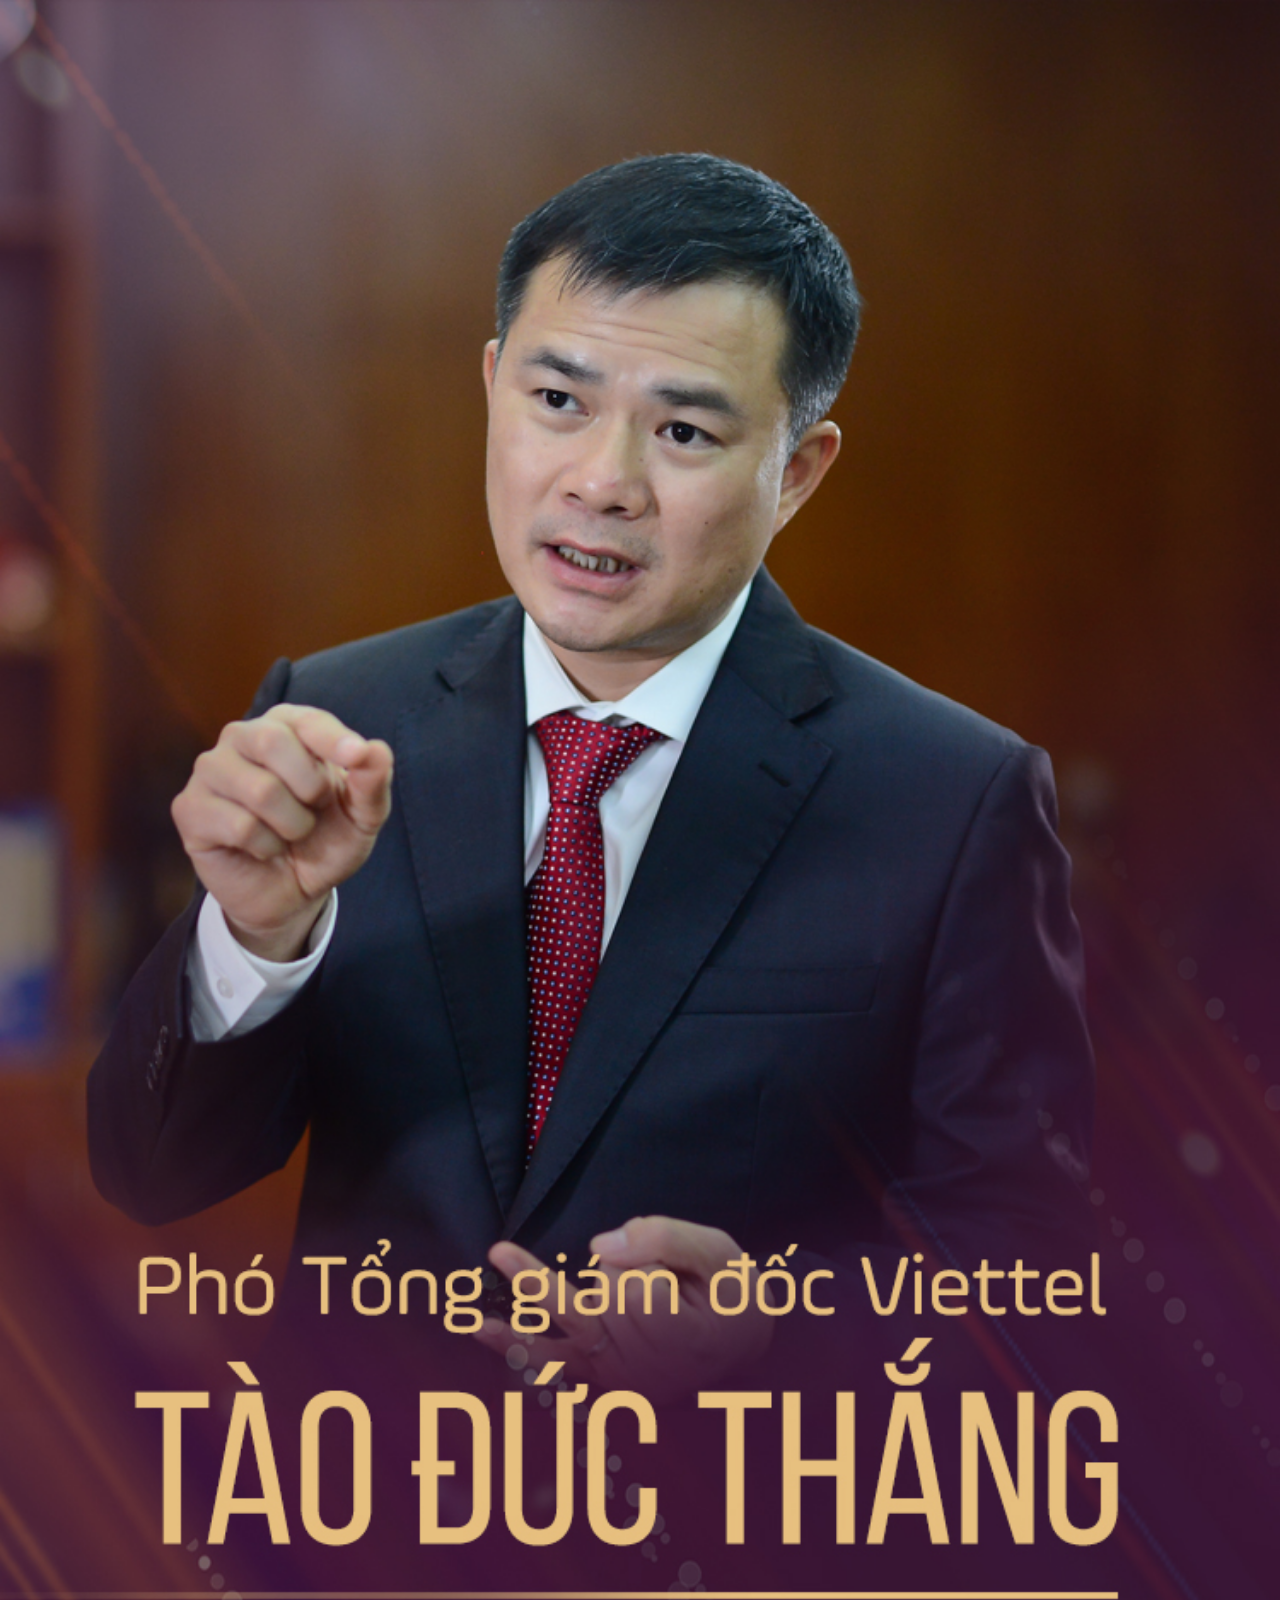
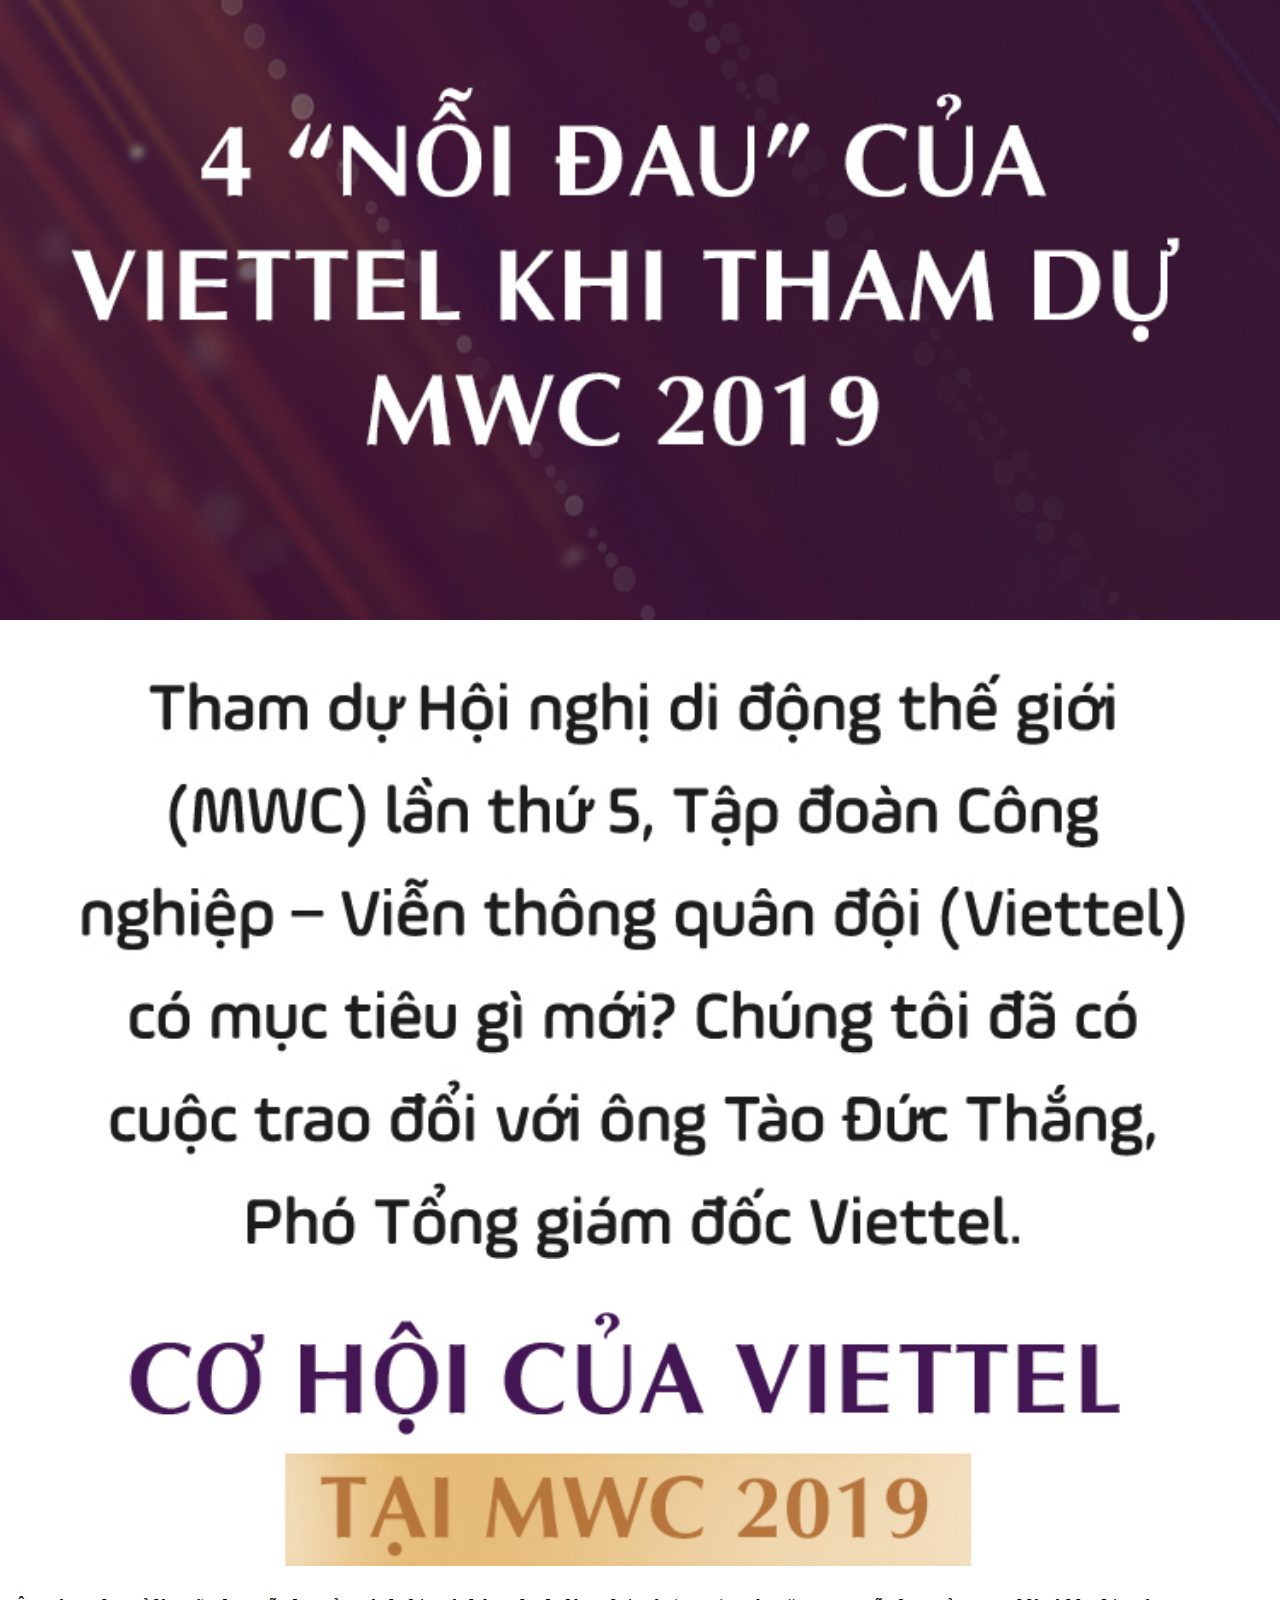
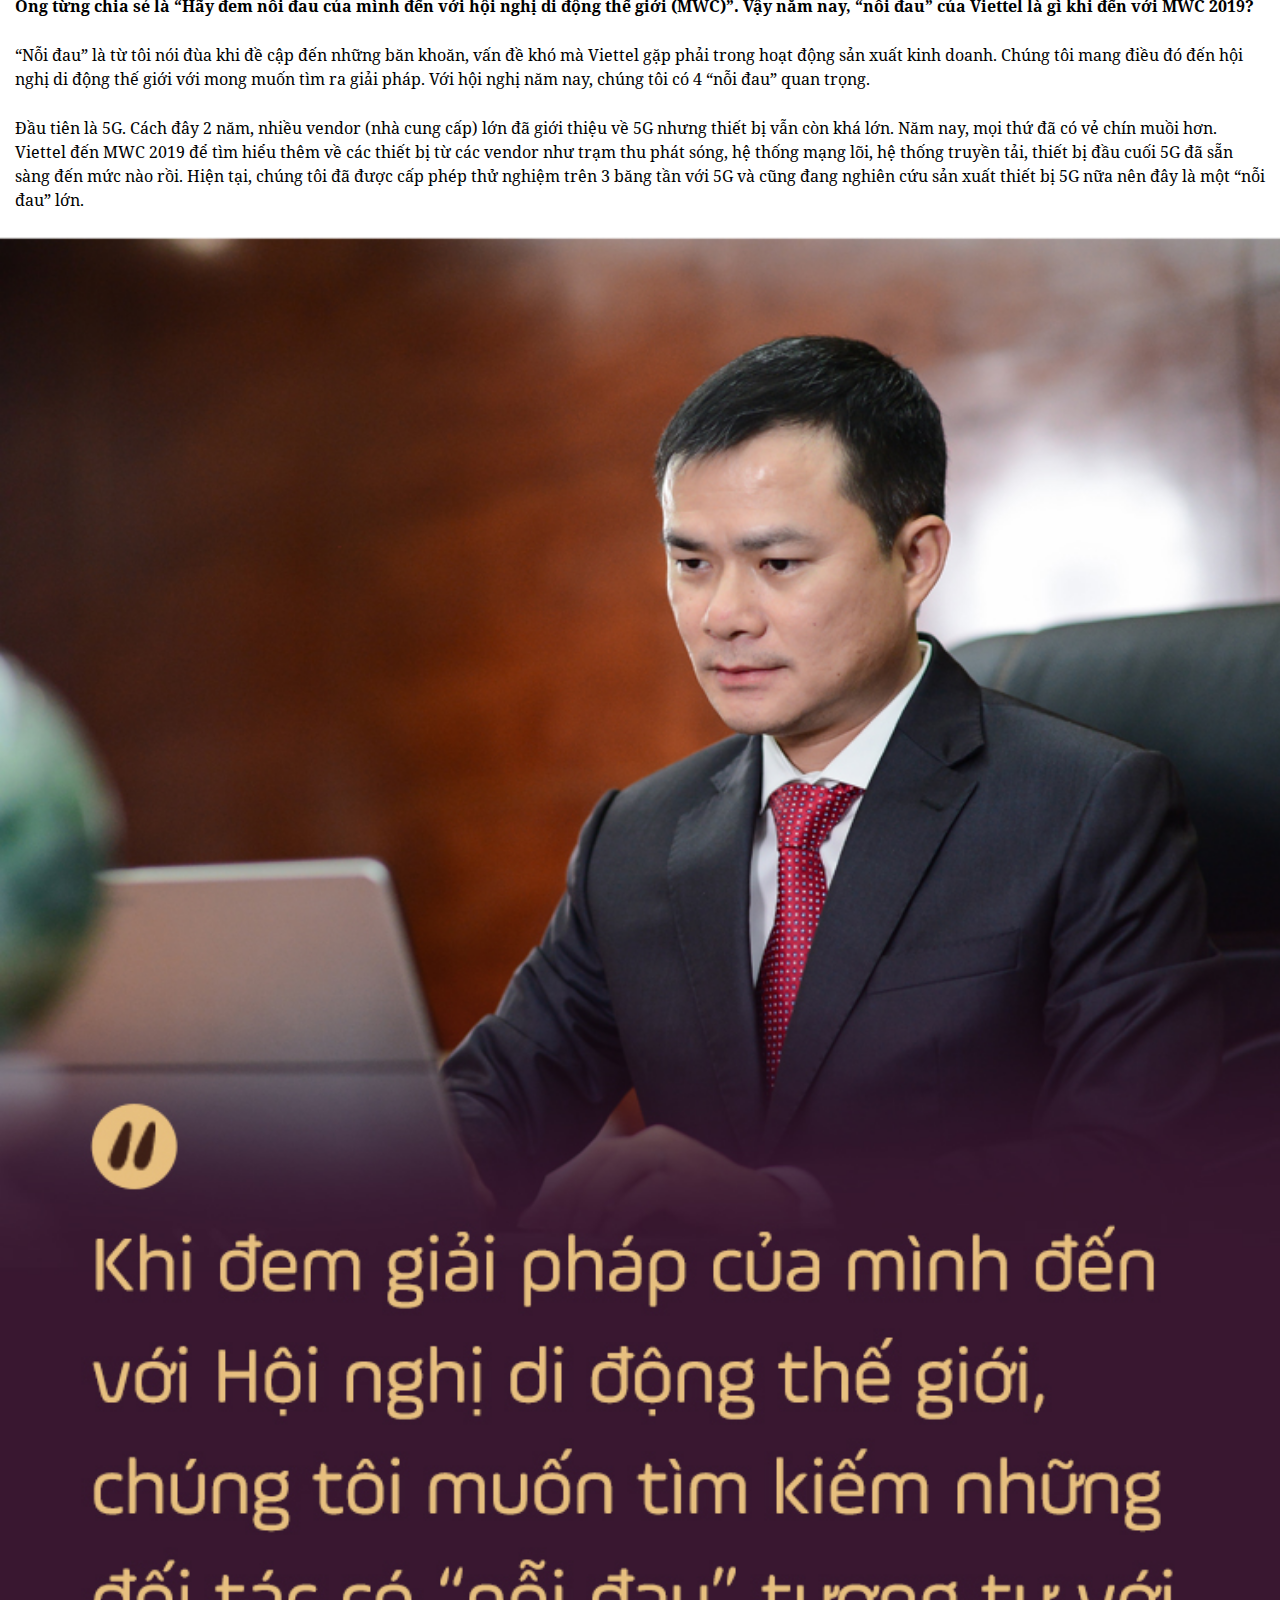
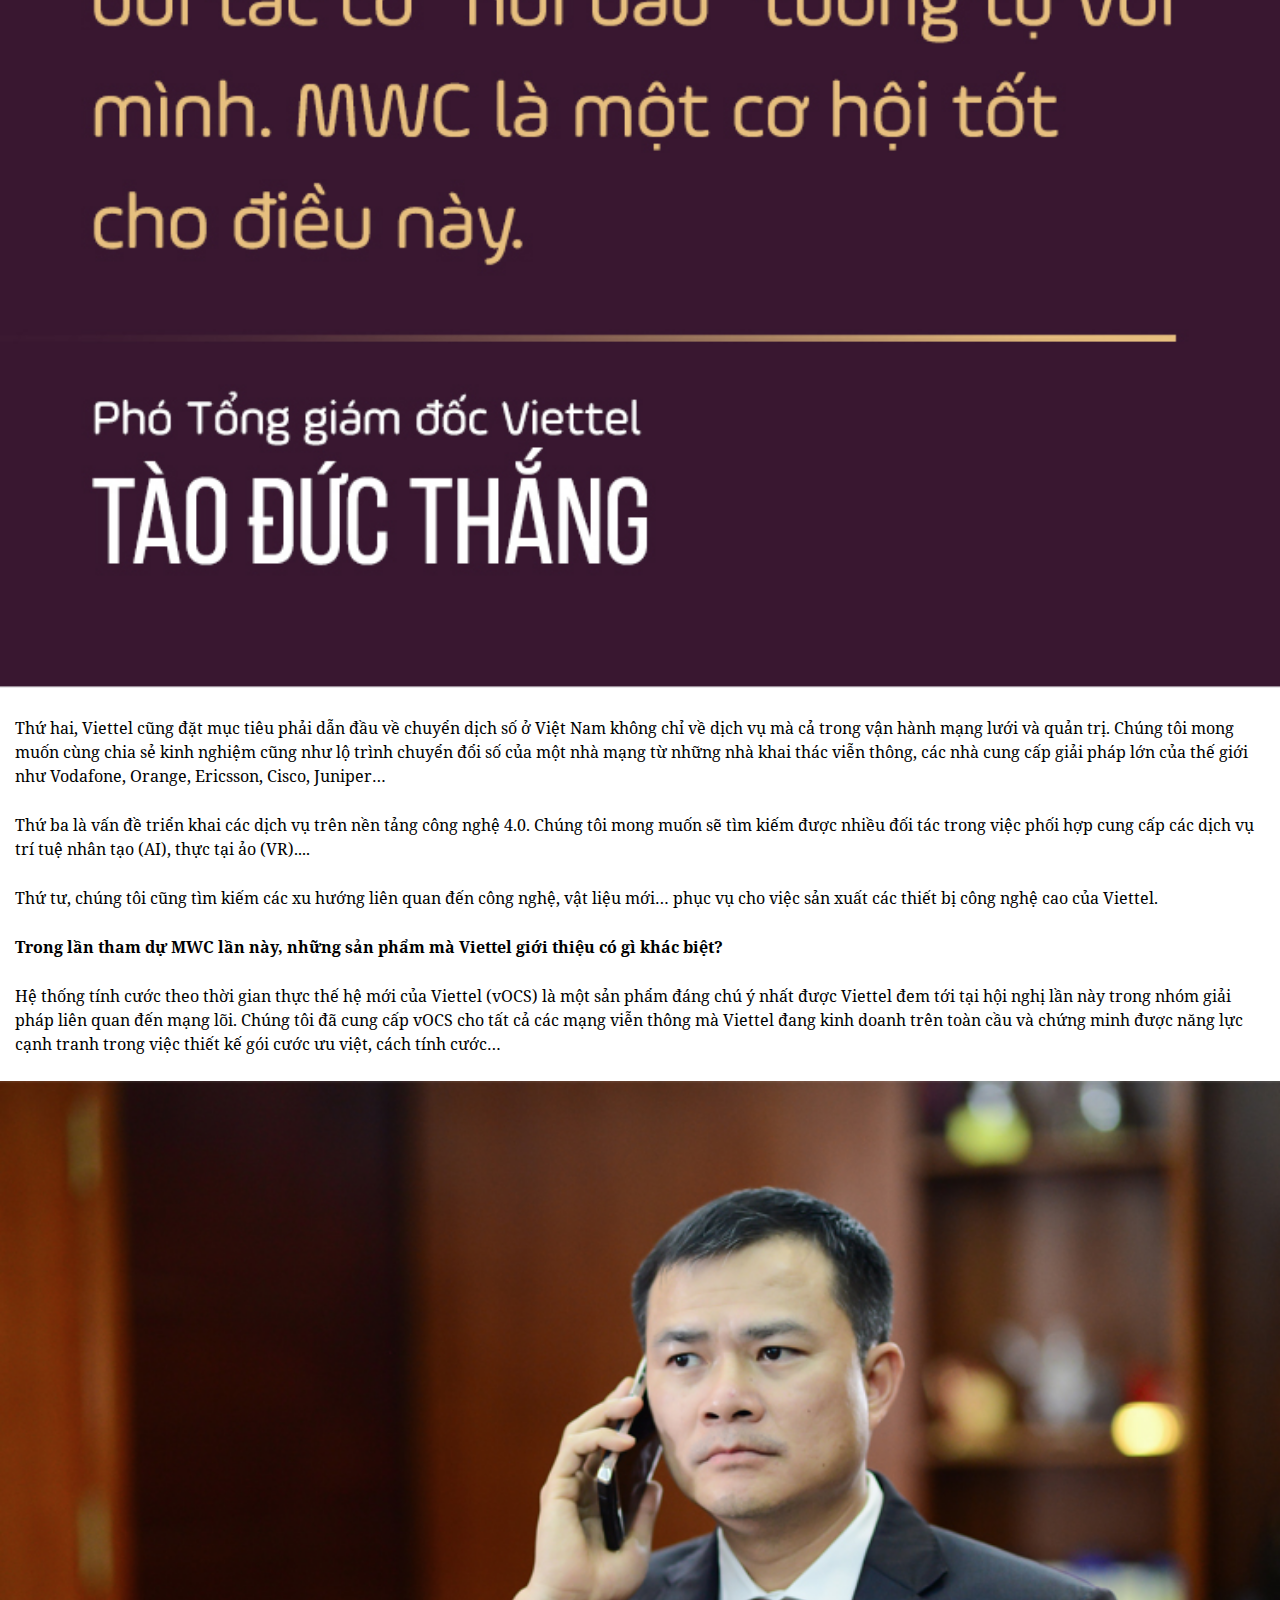
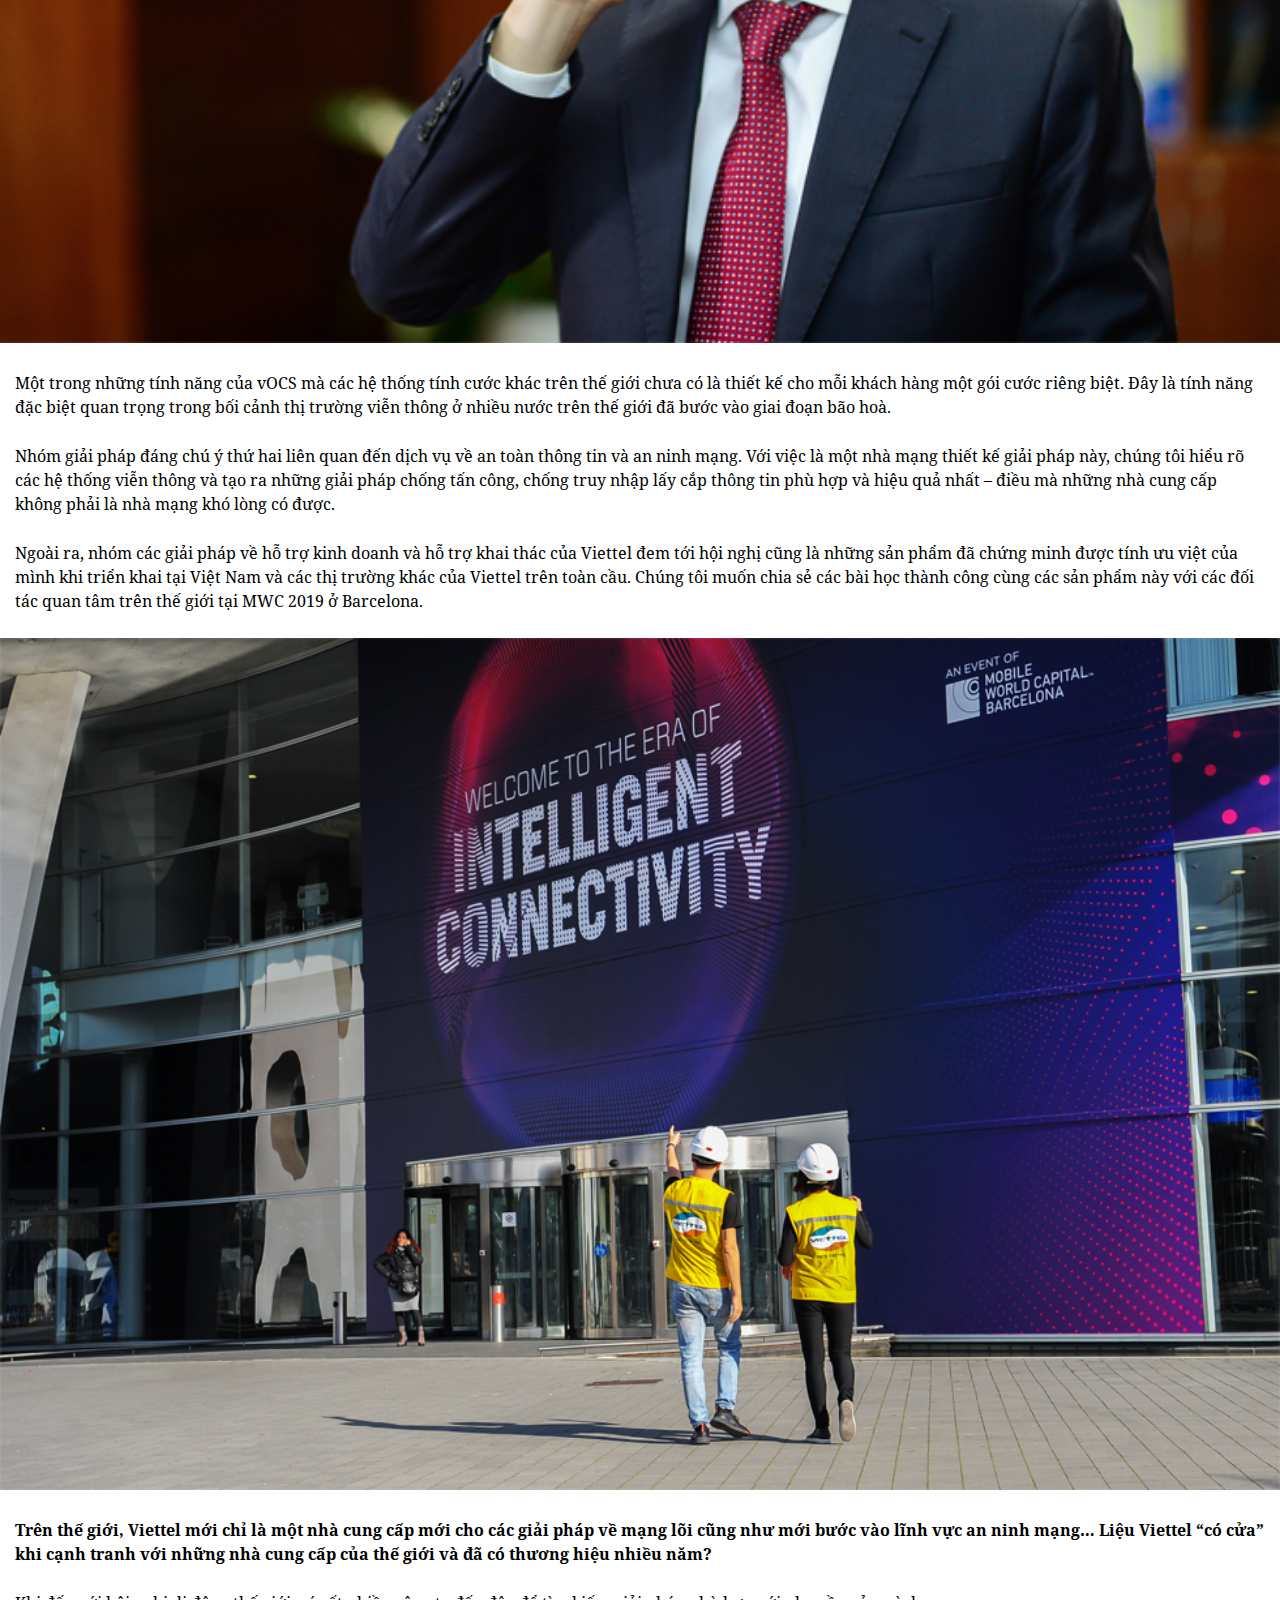
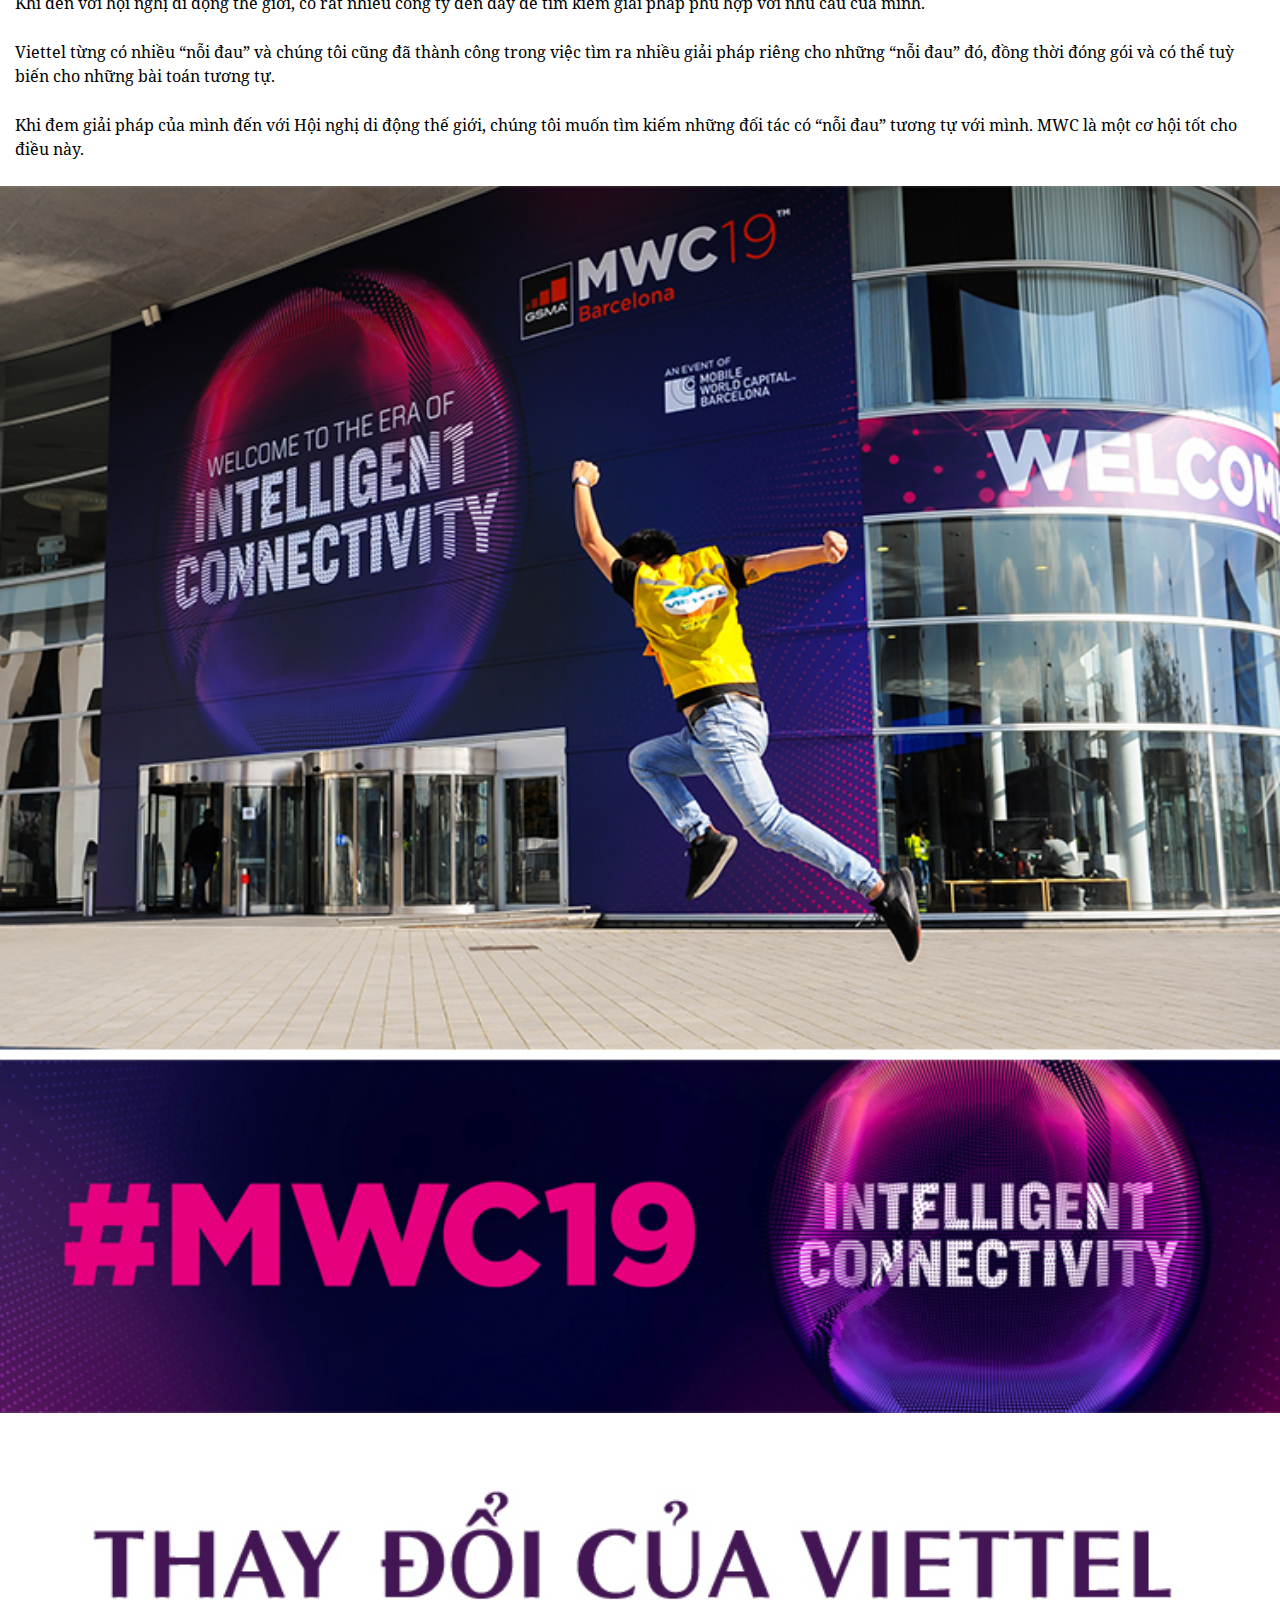
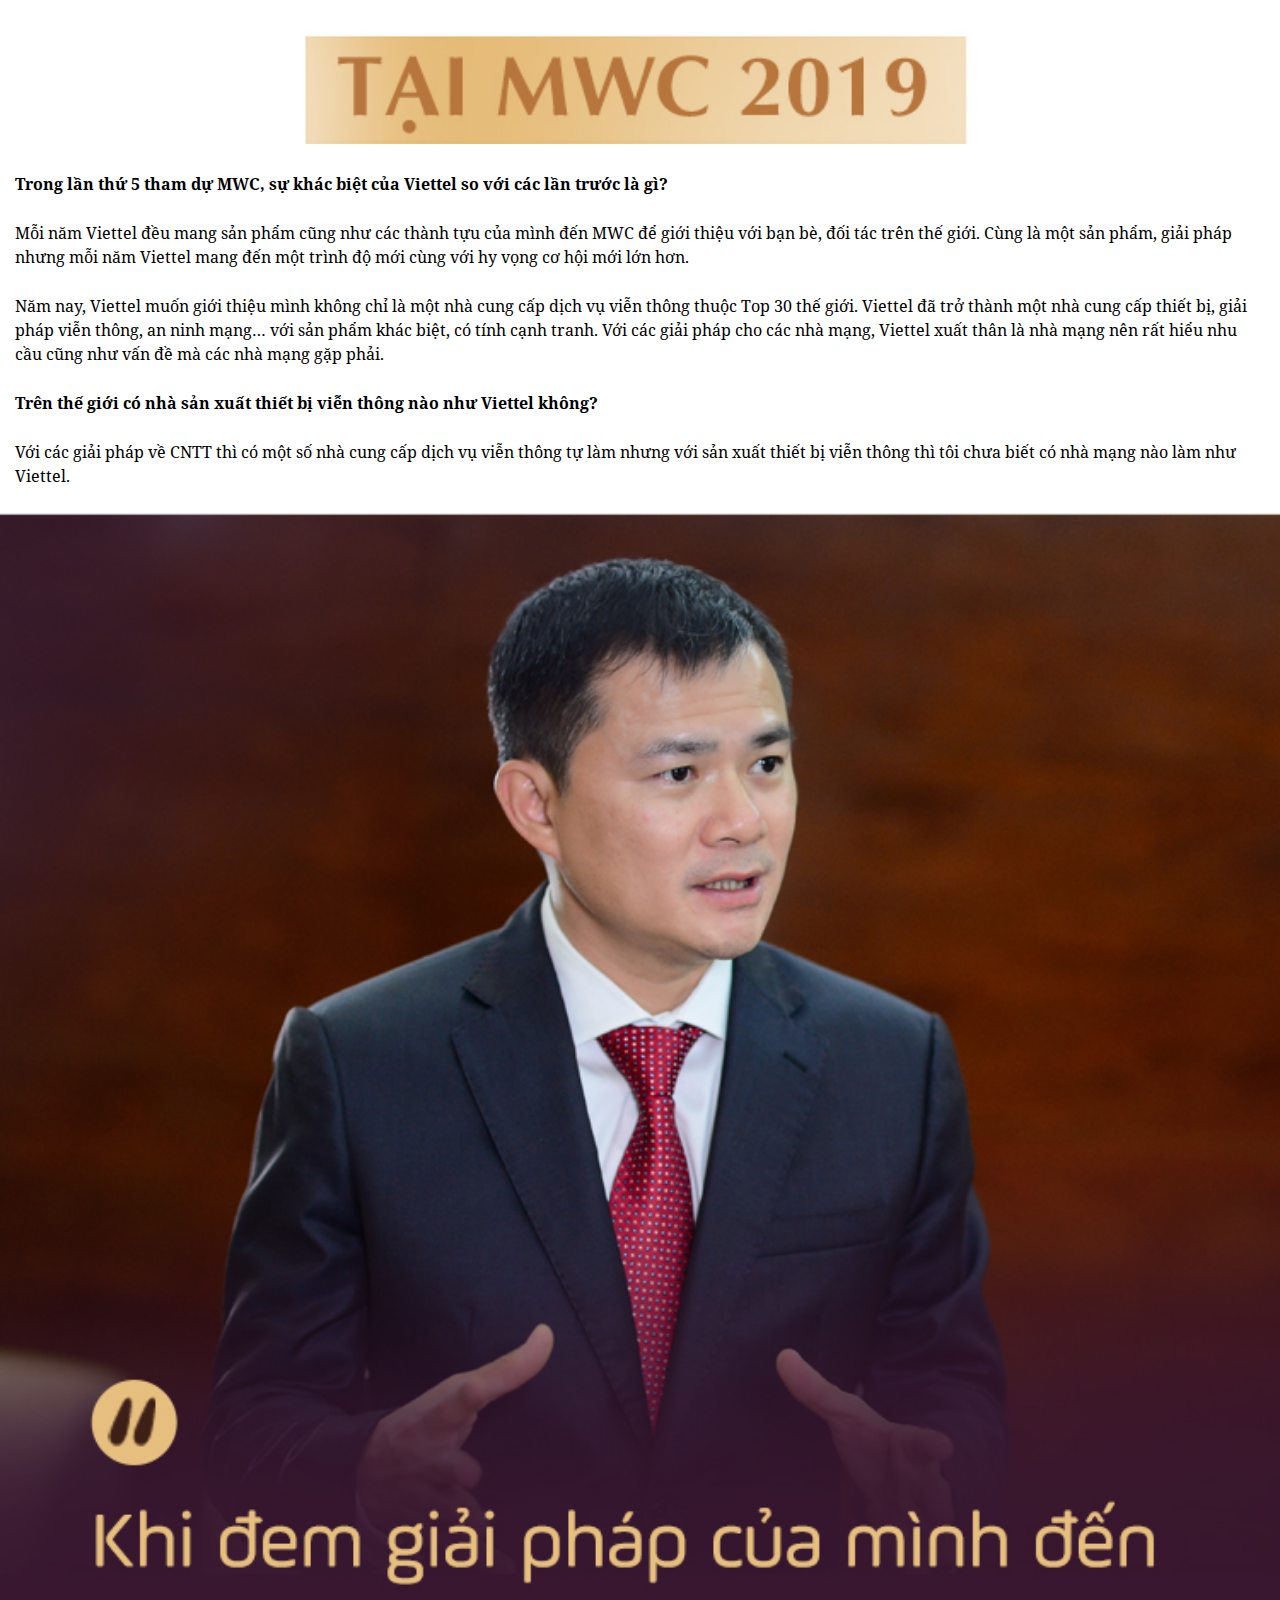
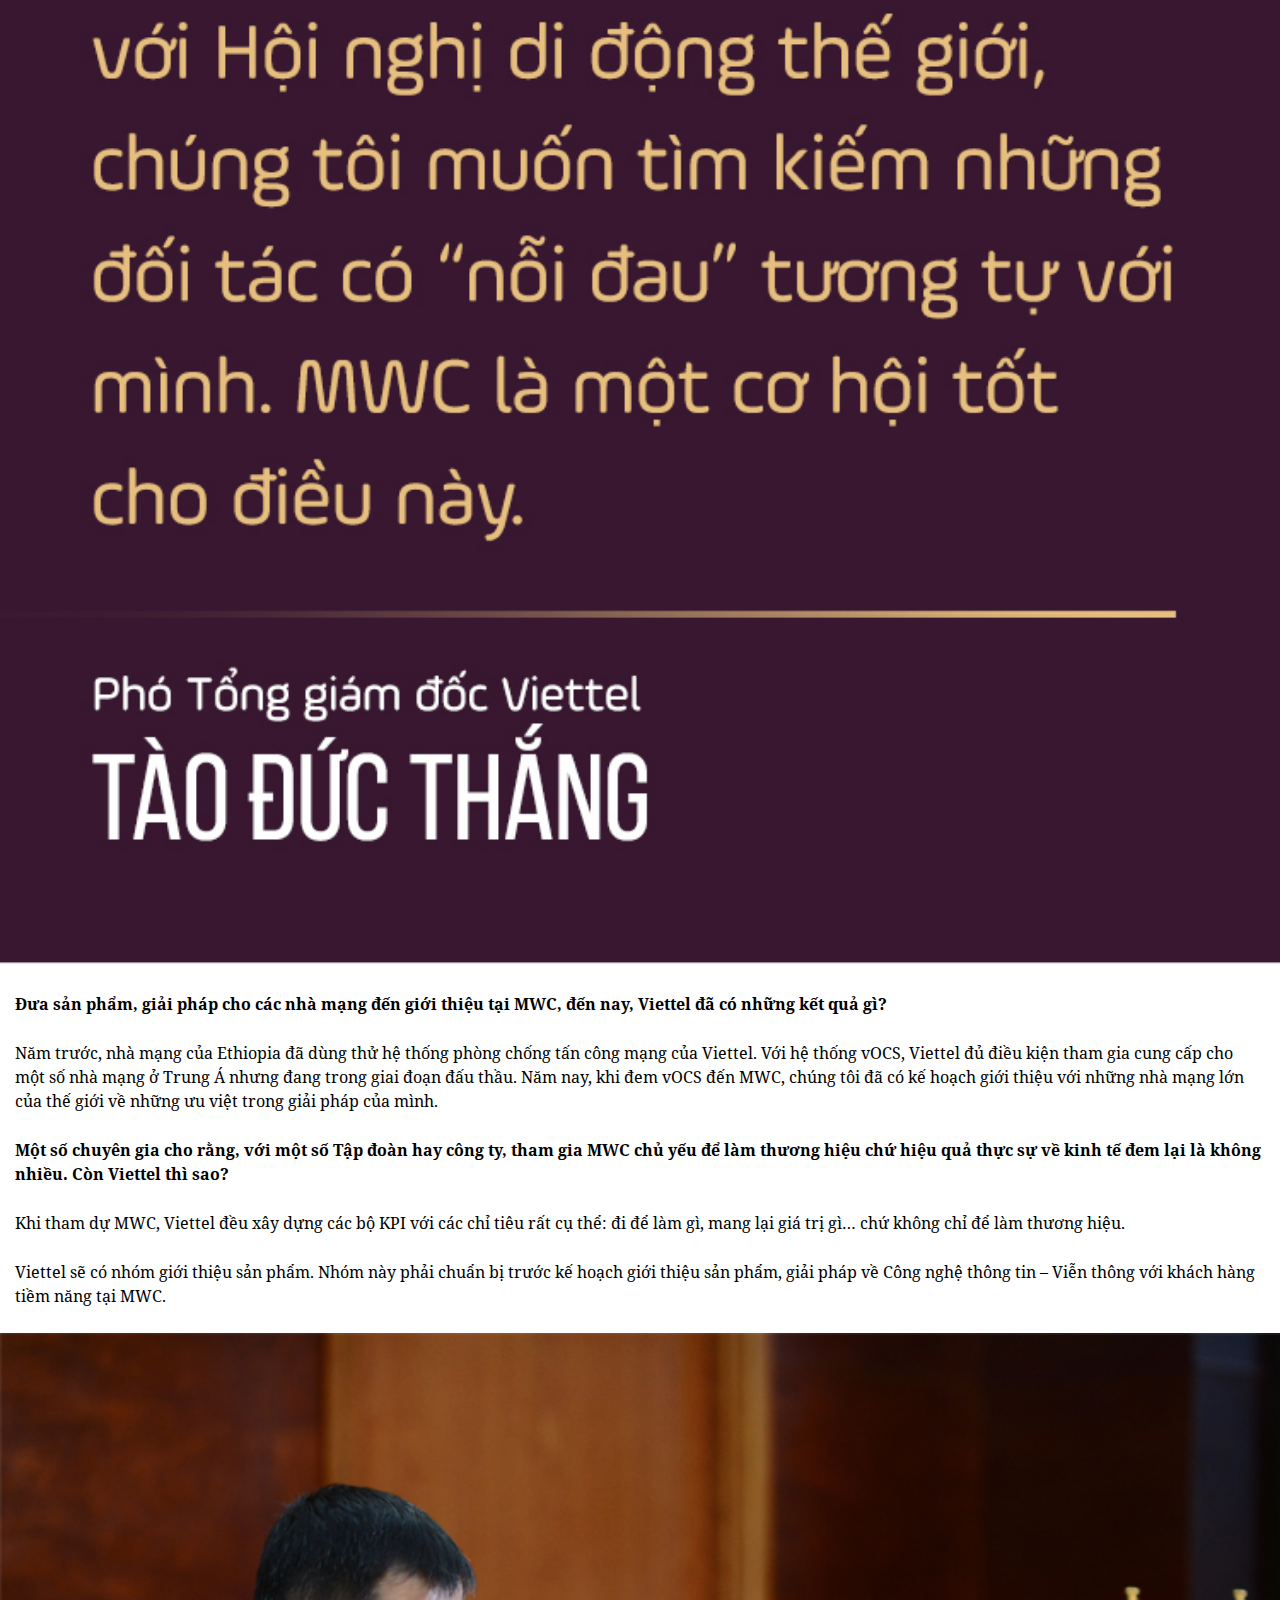
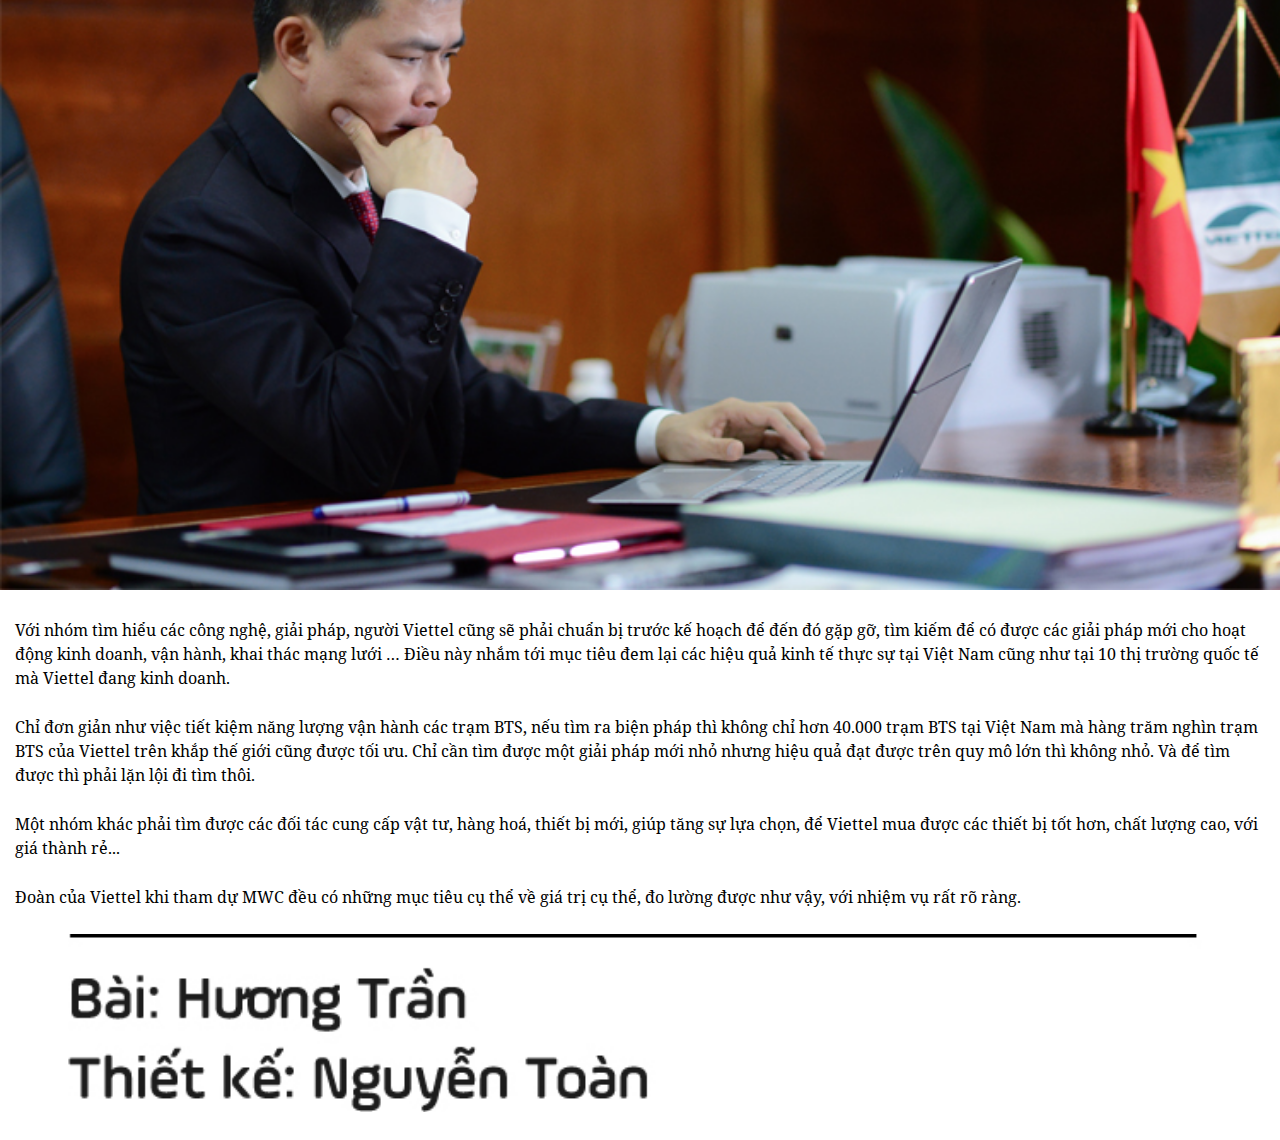
<file: mobile/index.html>
<!doctype html>
<html lang="en">
<head>
    <meta charset="UTF-8">
    <meta name="viewport"
          content="width=device-width, user-scalable=no, initial-scale=1.0, maximum-scale=1.0, minimum-scale=1.0">
    <meta http-equiv="X-UA-Compatible" content="ie=edge">
    <title>4 "nỗi đau" của Viettel khi tham dự MWC 2019</title>
    <link rel="stylesheet" href="css/reset.css">
    <link rel="stylesheet" href="css/style.css">
    <script src="js/jquery-3.3.1.min.js"></script>
</head>
<body>
    <div class="coyen-wrapper">
        <div class="cw-cover">
            <img src="images/cover.jpg" alt="">
        </div>

        <div class="cw-main">
            <div class="cwm-sapo">
                <img src="images/sapo.jpg" alt="">
            </div>

            <div class="cwm-title cwm-img">
                <img src="images/title-1.jpg" alt="">
            </div>

            <div class="cwm-text">
                <p class="bold">Ông từng chia sẻ là “Hãy đem nỗi đau của mình đến với hội nghị di động thế giới (MWC)”. Vậy năm nay, “nỗi đau” của Viettel là gì khi đến với MWC 2019?</p>

                <p>“Nỗi đau” là từ tôi nói đùa khi đề cập đến những băn khoăn, vấn đề khó mà Viettel gặp phải trong hoạt động sản xuất kinh doanh. Chúng tôi mang điều đó đến hội nghị di động thế giới với mong muốn tìm ra giải pháp. Với hội nghị năm nay, chúng tôi có 4 “nỗi đau” quan trọng.</p>

                <p>Đầu tiên là 5G. Cách đây 2 năm, nhiều vendor (nhà cung cấp) lớn đã giới thiệu về 5G nhưng thiết bị vẫn còn khá lớn. Năm nay, mọi thứ đã có vẻ chín muồi hơn. Viettel đến MWC 2019 để tìm hiểu thêm về các thiết bị từ các vendor như trạm thu phát sóng, hệ thống mạng lõi, hệ thống truyền tải, thiết bị đầu cuối 5G đã sẵn sàng đến mức nào rồi. Hiện tại, chúng tôi đã được cấp phép thử nghiệm trên 3 băng tần với 5G và cũng đang nghiên cứu sản xuất thiết bị 5G nữa nên đây là một “nỗi đau” lớn.</p>
            </div>
            
            <div class="cwm-img" style="margin-bottom: 25px;">
                <img src="images/img-1.jpg" alt="" style="margin-bottom: 0">
            </div>

            <div class="cwm-text">
                <p>Thứ hai, Viettel cũng đặt mục tiêu phải dẫn đầu về chuyển dịch số ở Việt Nam không chỉ về dịch vụ mà cả trong vận hành mạng lưới và quản trị. Chúng tôi mong muốn cùng chia sẻ kinh nghiệm cũng như lộ trình chuyển đổi số của một nhà mạng từ những nhà khai thác viễn thông, các nhà cung cấp giải pháp lớn của thế giới như Vodafone, Orange, Ericsson, Cisco, Juniper… </p>

                <p>Thứ ba là vấn đề triển khai các dịch vụ trên nền tảng công nghệ 4.0. Chúng tôi mong muốn sẽ tìm kiếm được nhiều đối tác trong việc phối hợp cung cấp các dịch vụ trí tuệ nhân tạo (AI), thực tại ảo (VR).... </p>

                <p>Thứ tư, chúng tôi cũng tìm kiếm các xu hướng liên quan đến công nghệ, vật liệu mới… phục vụ cho việc sản xuất các thiết bị công nghệ cao của Viettel. </p>

                <p class="bold">Trong lần tham dự MWC lần này, những sản phẩm mà Viettel giới thiệu có gì khác biệt?</p>

                <p>Hệ thống tính cước theo thời gian thực thế hệ mới của Viettel (vOCS) là một sản phẩm đáng chú ý nhất được Viettel đem tới tại hội nghị lần này trong nhóm giải pháp liên quan đến mạng lõi. Chúng tôi đã cung cấp vOCS cho tất cả các mạng viễn thông mà Viettel đang kinh doanh trên toàn cầu và chứng minh được năng lực cạnh tranh trong việc thiết kế gói cước ưu việt, cách tính cước… </p>
            </div>
            
            <div class="cwm-img">
                <img src="images/img-2.jpg" alt="">
            </div>

            <div class="cwm-text">
                <p>Một trong những tính năng của vOCS mà các hệ thống tính cước khác trên thế giới chưa có là thiết kế cho mỗi khách hàng một gói cước riêng biệt. Đây là tính năng đặc biệt quan trọng trong bối cảnh thị trường viễn thông ở nhiều nước trên thế giới đã bước vào giai đoạn bão hoà.</p>

                <p>Nhóm giải pháp đáng chú ý thứ hai liên quan đến dịch vụ về an toàn thông tin và an ninh mạng. Với việc là một nhà mạng thiết kế giải pháp này, chúng tôi hiểu rõ các hệ thống viễn thông và tạo ra những giải pháp chống tấn công, chống truy nhập lấy cắp thông tin phù hợp và hiệu quả nhất – điều mà những nhà cung cấp không phải là nhà mạng khó lòng có được.</p>

                <p>Ngoài ra, nhóm các giải pháp về hỗ trợ kinh doanh và hỗ trợ khai thác của Viettel đem tới hội nghị cũng là những sản phẩm đã chứng minh được tính ưu việt của mình khi triển khai tại Việt Nam và các thị trường khác của Viettel trên toàn cầu. Chúng tôi muốn chia sẻ các bài học thành công cùng các sản phẩm này với các đối tác quan tâm trên thế giới tại MWC 2019 ở Barcelona.</p>
            </div>
            
            <div class="cwm-img">
                <img src="images/img-3.jpg" alt="">
            </div>

            <div class="cwm-text">
                <p class="bold">Trên thế giới, Viettel mới chỉ là một nhà cung cấp mới cho các giải pháp về mạng lõi cũng như mới bước vào lĩnh vực an ninh mạng… Liệu Viettel “có cửa” khi cạnh tranh với những nhà cung cấp của thế giới và đã có thương hiệu nhiều năm?</p>

                <p>Khi đến với hội nghị di động thế giới, có rất nhiều công ty đến đây để tìm kiếm giải pháp phù hợp với nhu cầu của mình. </p>

                <p>Viettel từng có nhiều “nỗi đau” và chúng tôi cũng đã thành công trong việc tìm ra nhiều giải pháp riêng cho những “nỗi đau” đó, đồng thời đóng gói và có thể  tuỳ biến cho những bài toán tương tự. </p>

                <p>Khi đem giải pháp của mình đến với Hội nghị di động thế giới, chúng tôi muốn tìm kiếm những đối tác có “nỗi đau” tương tự với mình. MWC là một cơ hội tốt cho điều này.</p>
            </div>

            <div class="cwm-img">
                <img src="images/img-4.jpg" alt="">
            </div>

            <div class="cwm-title cwm-img">
                <img src="images/title-2.jpg" alt="">
            </div>

            <div class="cwm-text">
                <p class="bold">Trong lần thứ 5 tham dự MWC, sự khác biệt của Viettel so với các lần trước là gì?</p>

                <p>Mỗi năm Viettel đều mang sản phẩm cũng như các thành tựu của mình đến MWC để giới thiệu với bạn bè, đối tác trên thế giới. Cùng là một sản phẩm, giải pháp nhưng mỗi năm Viettel mang đến một trình độ mới cùng với hy vọng cơ hội mới lớn hơn. </p>

                <p>Năm nay, Viettel muốn giới thiệu mình không chỉ là một nhà cung cấp dịch vụ viễn thông thuộc Top 30 thế giới. Viettel đã trở thành một nhà cung cấp thiết bị, giải pháp viễn thông, an ninh mạng… với sản phẩm khác biệt, có tính cạnh tranh. Với các giải pháp cho các nhà mạng, Viettel xuất thân là nhà mạng nên rất hiểu nhu cầu cũng như vấn đề mà các nhà mạng gặp phải. </p>

                <p class="bold">Trên thế giới có nhà sản xuất thiết bị viễn thông nào như Viettel không?</p>

                <p>Với các giải pháp về CNTT thì có một số nhà cung cấp dịch vụ viễn thông tự làm nhưng với sản xuất thiết bị viễn thông thì tôi chưa biết có nhà mạng nào làm như Viettel.</p>
            </div>

            <div class="cwm-img">
                <img src="images/img-5.jpg" alt="">
            </div>

            <div class="cwm-text">
                <p class="bold">Đưa sản phẩm, giải pháp cho các nhà mạng đến giới thiệu tại MWC, đến nay, Viettel đã có những kết quả gì?</p>

                <p>Năm trước, nhà mạng của Ethiopia đã dùng thử hệ thống phòng chống tấn công mạng của Viettel. Với hệ thống vOCS, Viettel đủ điều kiện tham gia cung cấp cho một số nhà mạng ở Trung Á nhưng đang trong giai đoạn đấu thầu. Năm nay, khi đem vOCS đến MWC, chúng tôi đã có kế hoạch giới thiệu với những nhà mạng lớn của thế giới về những ưu việt trong giải pháp của mình.</p>

                <p class="bold">Một số chuyên gia cho rằng, với một số Tập đoàn hay công ty, tham gia MWC chủ yếu để làm thương hiệu chứ hiệu quả thực sự về kinh tế đem lại là không nhiều. Còn Viettel thì sao? </p>

                <p>Khi tham dự MWC, Viettel đều xây dựng các bộ KPI với các chỉ tiêu rất cụ thể: đi để làm gì, mang lại giá trị gì… chứ không chỉ để làm thương hiệu.</p>

                <p>Viettel sẽ có nhóm giới thiệu sản phẩm. Nhóm này phải chuẩn bị trước kế hoạch giới thiệu sản phẩm, giải pháp về Công nghệ thông tin – Viễn thông với khách hàng tiềm năng tại MWC.</p>
            </div>
            
            <div class="cwm-img">
                <img src="images/img-6.jpg" alt="">
            </div>

            <div class="cwm-text">
                <p>Với nhóm tìm hiểu các công nghệ, giải pháp, người Viettel cũng sẽ phải chuẩn bị trước kế hoạch để đến đó gặp gỡ, tìm kiếm để có được các giải pháp mới cho hoạt động kinh doanh, vận hành, khai thác mạng lưới … Điều này nhắm tới mục tiêu đem lại các hiệu quả kinh tế thực sự tại Việt Nam cũng như tại 10 thị trường quốc tế mà Viettel đang kinh doanh.</p>

                <p>Chỉ đơn giản như việc tiết kiệm năng lượng vận hành các trạm BTS, nếu tìm ra biện pháp thì không chỉ hơn 40.000 trạm BTS tại Việt Nam mà hàng trăm nghìn trạm BTS của Viettel trên khắp thế giới cũng được tối ưu. Chỉ cần tìm được một giải pháp mới nhỏ nhưng hiệu quả đạt được trên quy mô lớn thì không nhỏ. Và để tìm được thì phải lặn lội đi tìm thôi.</p>

                <p>Một nhóm khác phải tìm được các đối tác cung cấp vật tư, hàng hoá, thiết bị mới, giúp tăng sự lựa chọn, để Viettel mua được các thiết bị tốt hơn, chất lượng cao, với giá thành rẻ...</p>

                <p>Đoàn của Viettel khi tham dự MWC đều có những mục tiêu cụ thể về giá trị cụ thể, đo lường được như vậy, với nhiệm vụ rất rõ ràng. </p>
            </div>

            <div class="cwm-img">
                <img src="images/credit.jpg" alt="">
            </div>
        </div>
    </div>
</body>
</html>
</file>
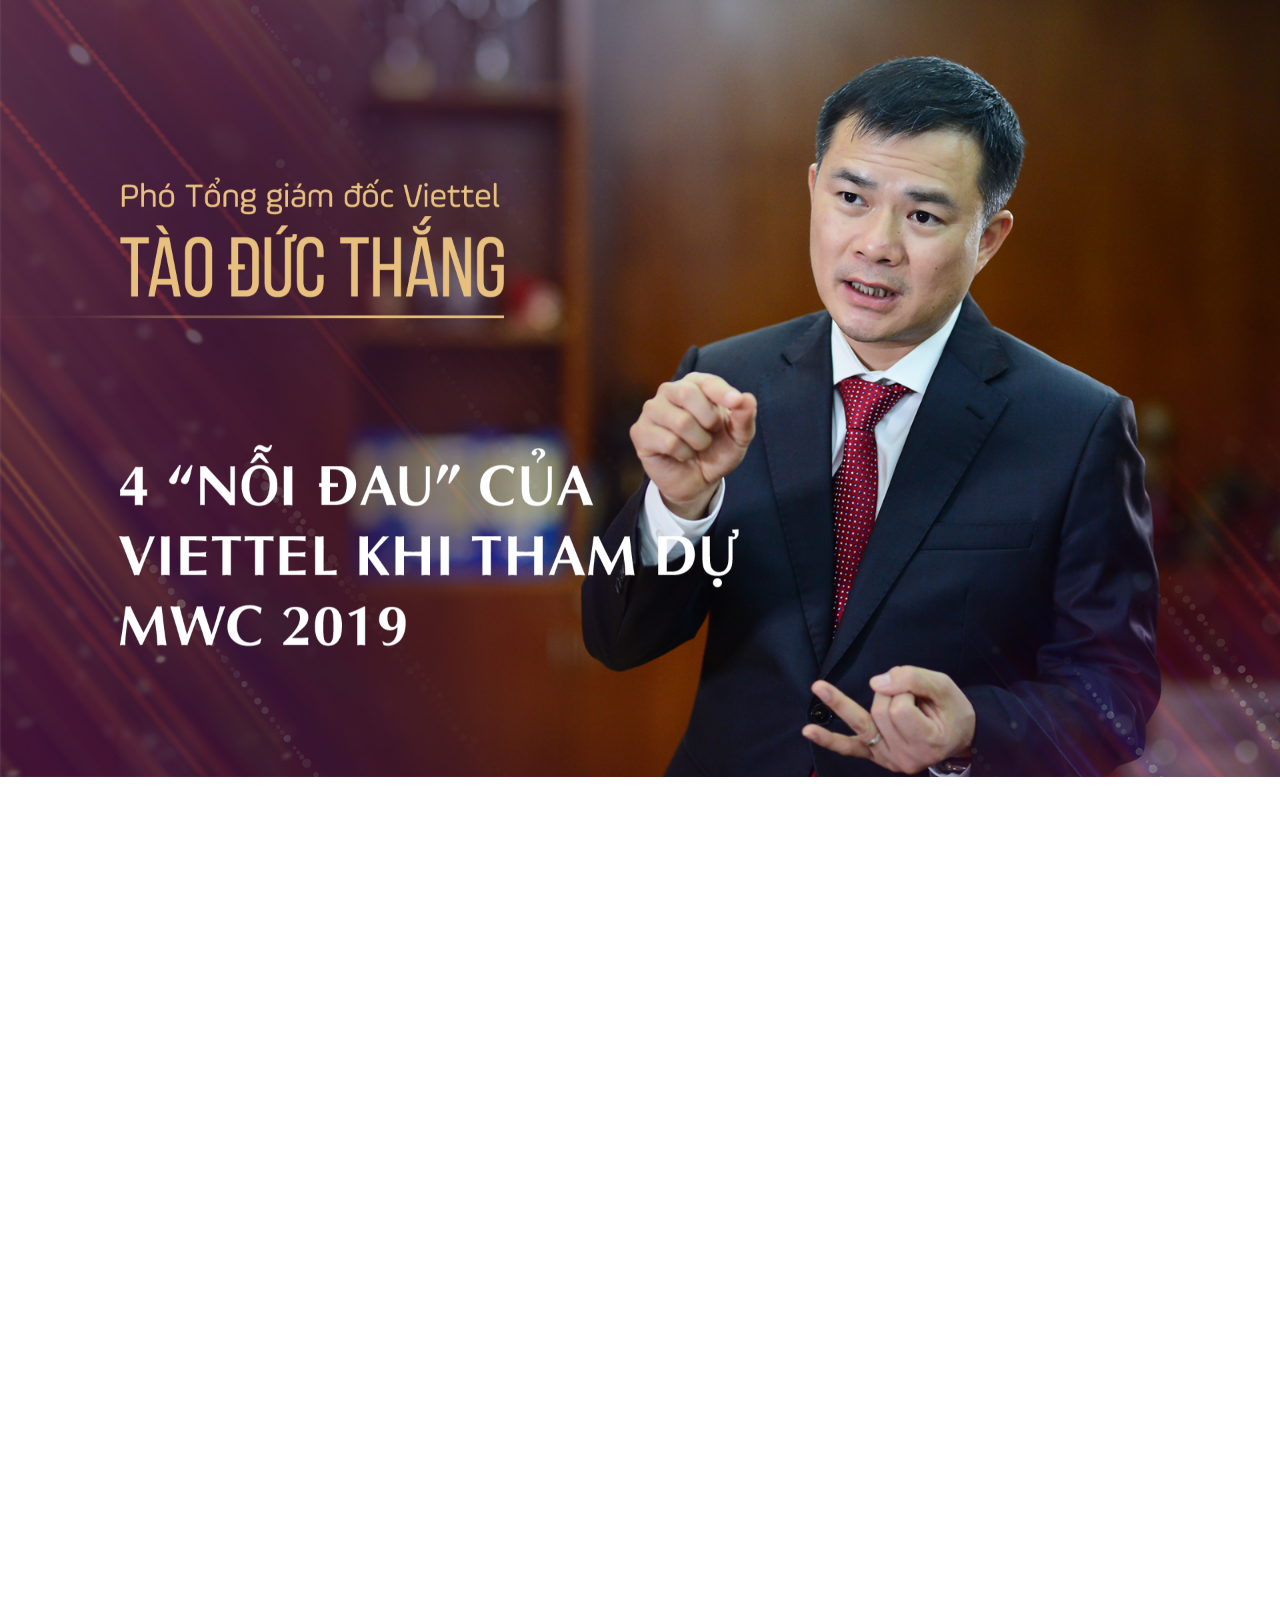
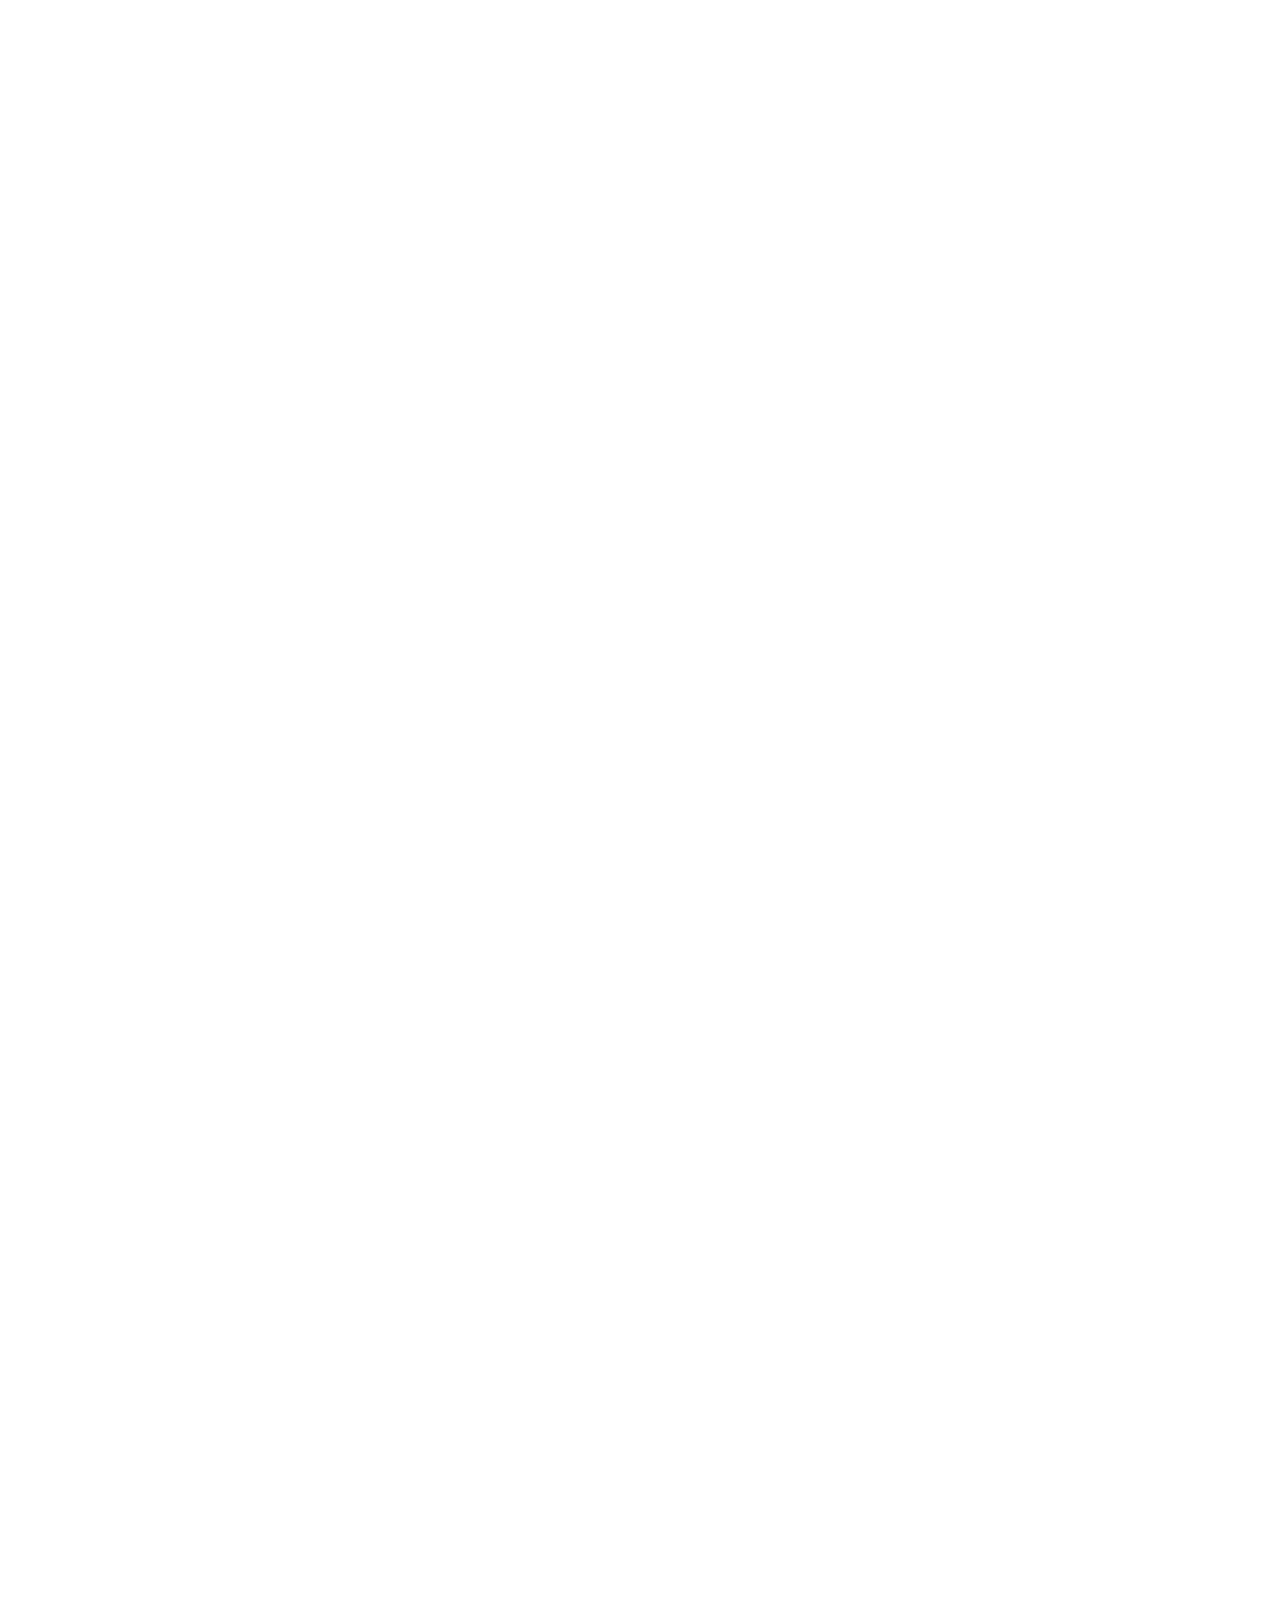
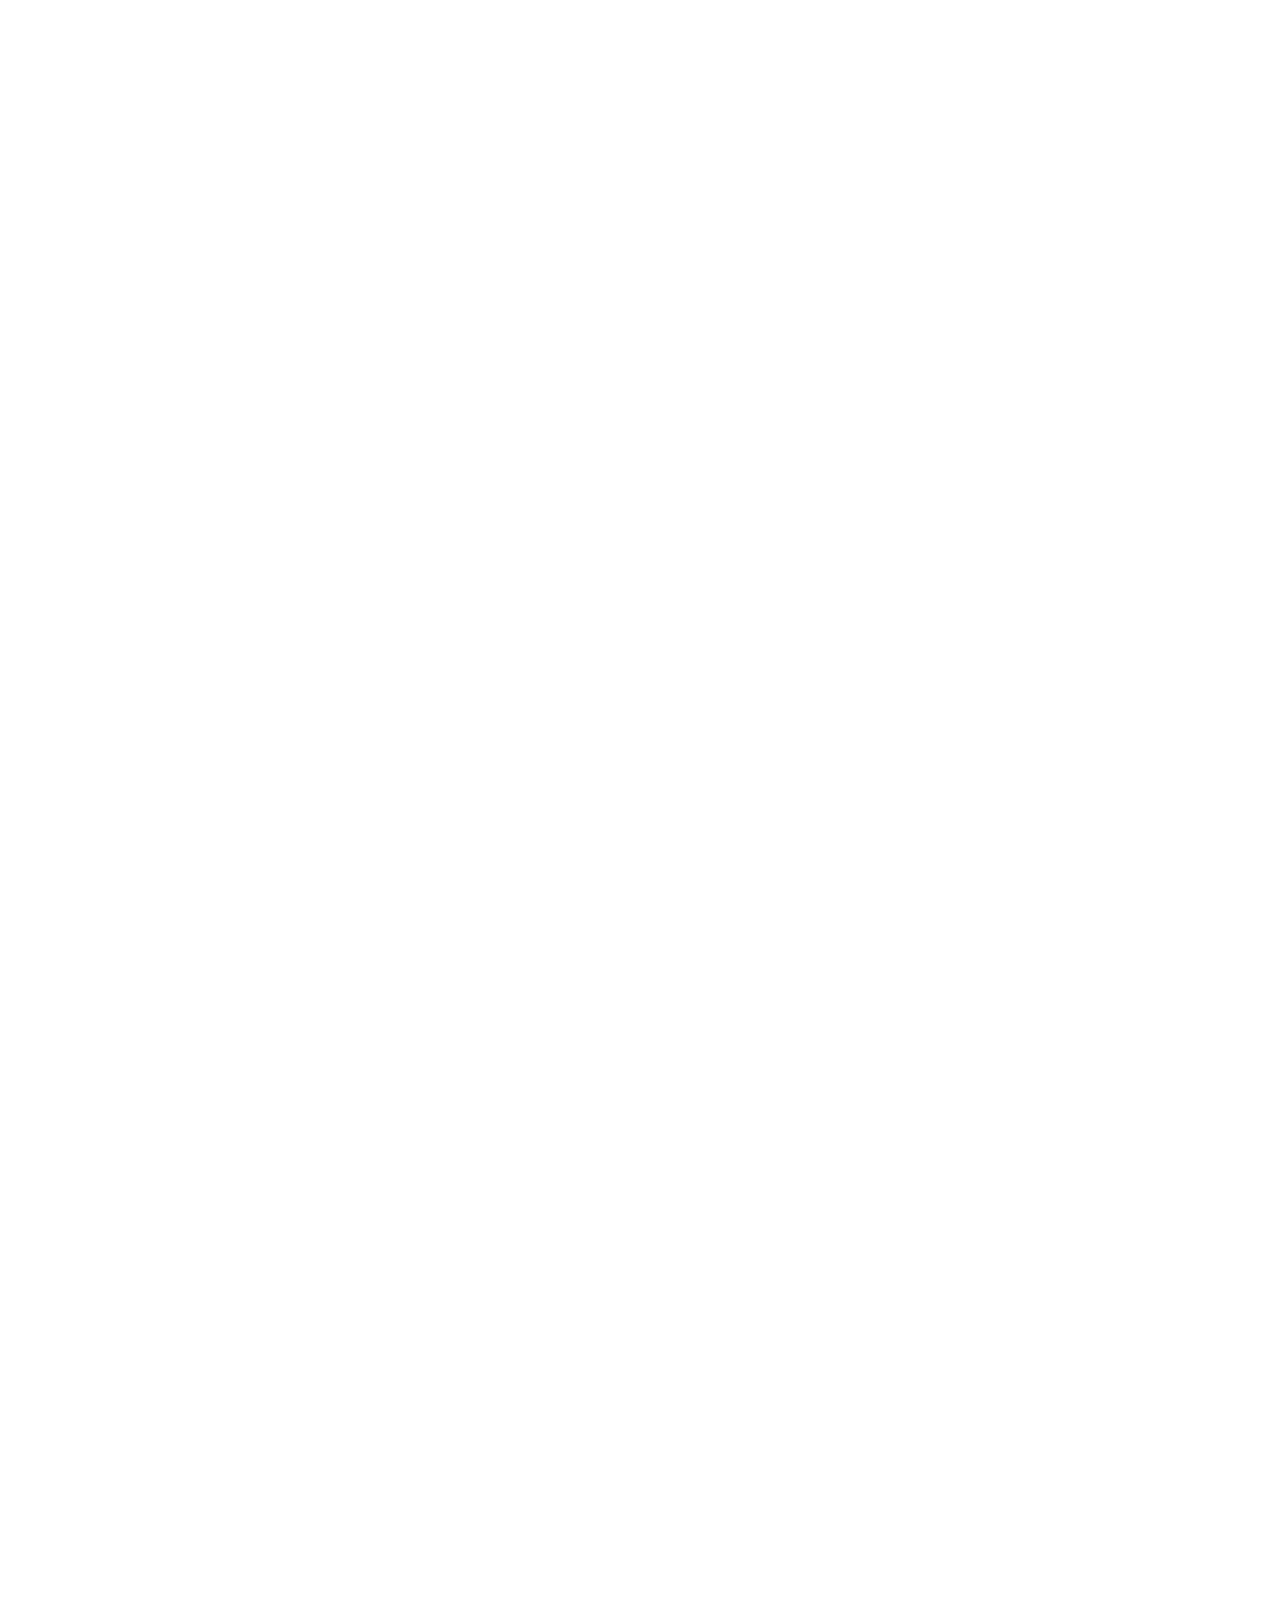
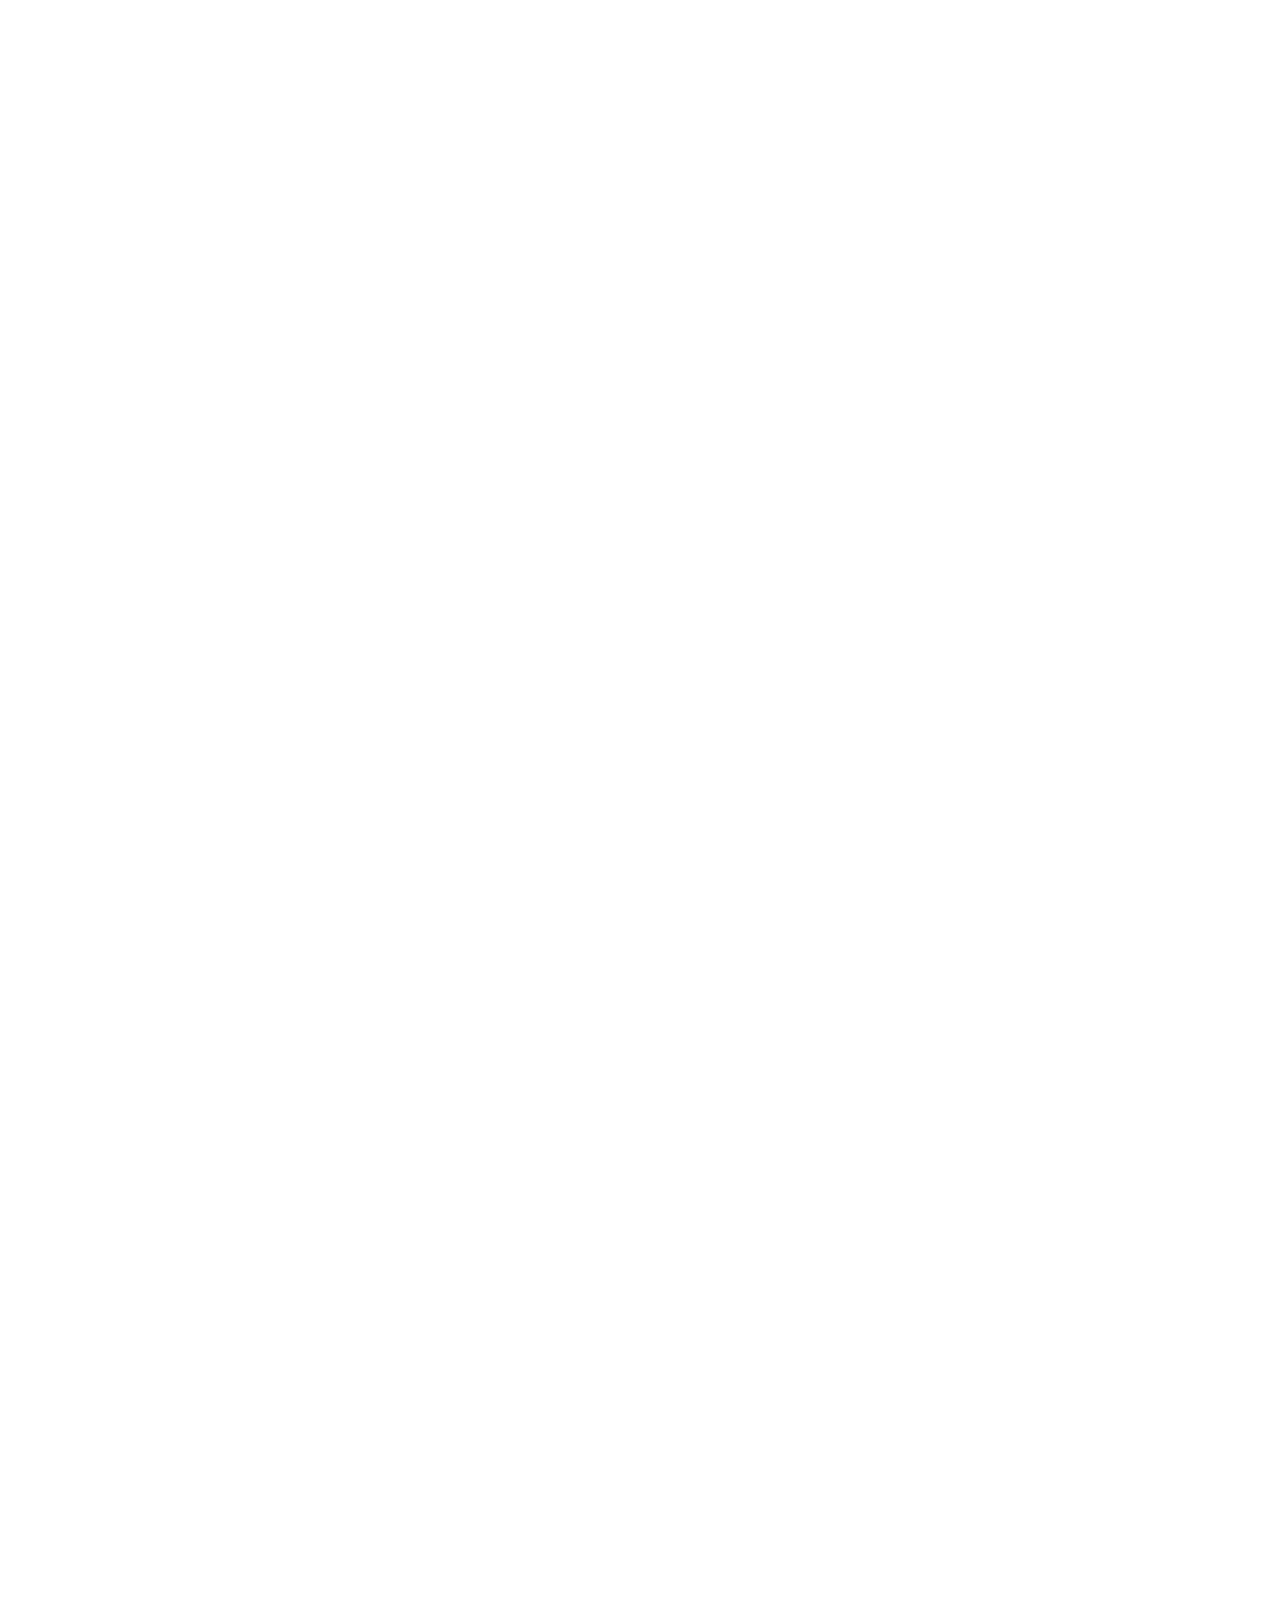
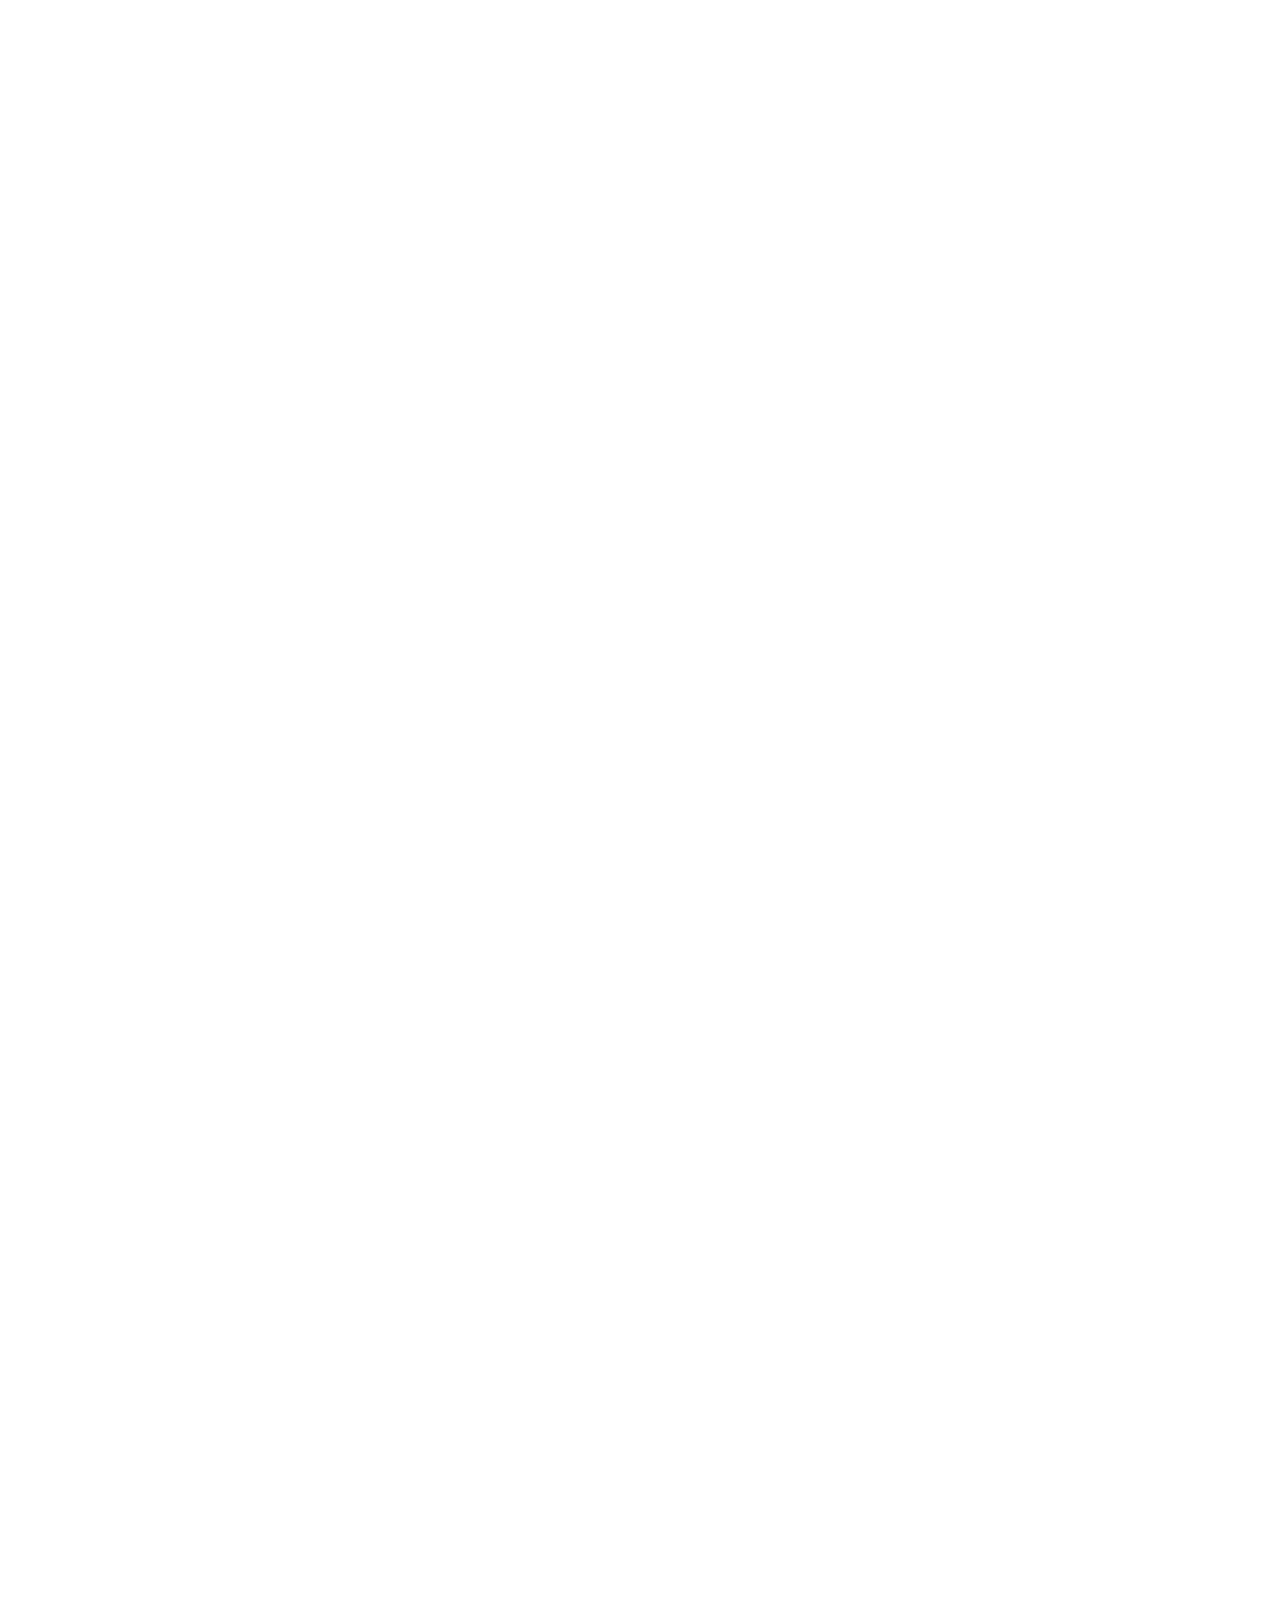
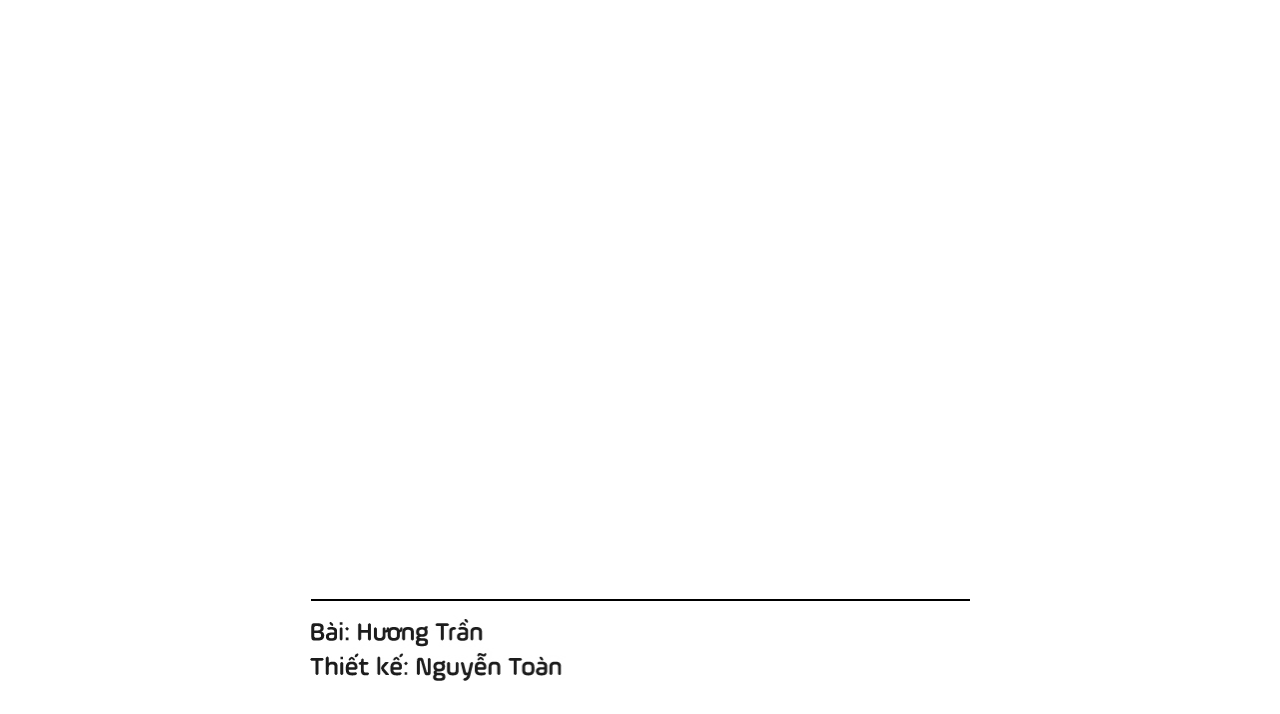
<file: web/index.html>
<!doctype html>
<html lang="en">
<head>
    <meta charset="UTF-8">
    <meta name="viewport"
          content="width=device-width, user-scalable=no, initial-scale=1.0, maximum-scale=1.0, minimum-scale=1.0">
    <meta http-equiv="X-UA-Compatible" content="ie=edge">
    <title>4 "nỗi đau" của Viettel khi tham dự MWC 2019</title>
    <link rel="stylesheet" href="css/reset.css">
    <link rel="stylesheet" href="css/jquery.fancybox.min.css">
    <link rel="stylesheet" href="css/aos.css">
    <link rel="stylesheet" href="css/style.css">
    <script src="js/jquery-3.3.1.min.js"></script>
    <script src="js/jquery.fancybox.min.js"></script>
    <script src="js/aos.js"></script>
    <script>
        $(document).ready(function() {
            new AOS.init();

            $('[data-fancybox="images"]').fancybox({
                buttons: [
                    "zoom",
                    "close"
                ],
                arrows: false,
                infobar: false
            });
        })
    </script>
</head>
<body>
    <div class="coyen-wrapper">
        <div class="cw-cover">
            <img src="images/cover.jpg" alt="">
            <img src="images/tdt.png" alt="" class="cwc-img" data-aos="fade-right" data-aos-duration="600" data-aos-easing="ease-out">
            <img src="images/title.png" alt="" class="cwc-img" data-aos="fade-right" data-aos-duration="600" data-aos-delay="300" data-aos-easing="ease-out">
        </div>

        <div class="cw-main">
            <div class="cwm-sapo cwm-img w660" data-aos="fade-up" data-aos-duration="600" data-aos-offset="300">
                <img src="images/sapo.jpg" alt="">
            </div>

            <div class="cwm-title cwm-img w960">
                <img src="images/title-1.jpg" alt="" data-aos="fade-up" data-aos-duration="600" data-aos-offset="300">
            </div>

            <div class="cwm-text w660" data-aos="fade-up" data-aos-duration="600" data-aos-offset="300">
                <p class="bold">Ông từng chia sẻ là “Hãy đem nỗi đau của mình đến với hội nghị di động thế giới (MWC)”. Vậy năm nay, “nỗi đau” của Viettel là gì khi đến với MWC 2019?</p>

                <p>“Nỗi đau” là từ tôi nói đùa khi đề cập đến những băn khoăn, vấn đề khó mà Viettel gặp phải trong hoạt động sản xuất kinh doanh. Chúng tôi mang điều đó đến hội nghị di động thế giới với mong muốn tìm ra giải pháp. Với hội nghị năm nay, chúng tôi có 4 “nỗi đau” quan trọng.</p>

                <p>Đầu tiên là 5G. Cách đây 2 năm, nhiều vendor (nhà cung cấp) lớn đã giới thiệu về 5G nhưng thiết bị vẫn còn khá lớn. Năm nay, mọi thứ đã có vẻ chín muồi hơn. Viettel đến MWC 2019 để tìm hiểu thêm về các thiết bị từ các vendor như trạm thu phát sóng, hệ thống mạng lõi, hệ thống truyền tải, thiết bị đầu cuối 5G đã sẵn sàng đến mức nào rồi. Hiện tại, chúng tôi đã được cấp phép thử nghiệm trên 3 băng tần với 5G và cũng đang nghiên cứu sản xuất thiết bị 5G nữa nên đây là một “nỗi đau” lớn.</p>
            </div>

            <div class="cwm-img w960" data-aos="fade-up" data-aos-duration="600" data-aos-offset="300" style="margin-bottom: 30px;">
                <a href="images/img-1.jpg" data-fancybox="images">
                    <img src="images/img-1.jpg" alt=""/>
                </a>
            </div>

            <div class="cwm-text w660" data-aos="fade-up" data-aos-duration="600" data-aos-offset="300">
                <p>Thứ hai, Viettel cũng đặt mục tiêu phải dẫn đầu về chuyển dịch số ở Việt Nam không chỉ về dịch vụ mà cả trong vận hành mạng lưới và quản trị. Chúng tôi mong muốn cùng chia sẻ kinh nghiệm cũng như lộ trình chuyển đổi số của một nhà mạng từ những nhà khai thác viễn thông, các nhà cung cấp giải pháp lớn của thế giới như Vodafone, Orange, Ericsson, Cisco, Juniper… </p>

                <p>Thứ ba là vấn đề triển khai các dịch vụ trên nền tảng công nghệ 4.0. Chúng tôi mong muốn sẽ tìm kiếm được nhiều đối tác trong việc phối hợp cung cấp các dịch vụ trí tuệ nhân tạo (AI), thực tại ảo (VR).... </p>

                <p>Thứ tư, chúng tôi cũng tìm kiếm các xu hướng liên quan đến công nghệ, vật liệu mới… phục vụ cho việc sản xuất các thiết bị công nghệ cao của Viettel. </p>

                <p class="bold">Trong lần tham dự MWC lần này, những sản phẩm mà Viettel giới thiệu có gì khác biệt?</p>

                <p>Hệ thống tính cước theo thời gian thực thế hệ mới của Viettel (vOCS) là một sản phẩm đáng chú ý nhất được Viettel đem tới tại hội nghị lần này trong nhóm giải pháp liên quan đến mạng lõi. Chúng tôi đã cung cấp vOCS cho tất cả các mạng viễn thông mà Viettel đang kinh doanh trên toàn cầu và chứng minh được năng lực cạnh tranh trong việc thiết kế gói cước ưu việt, cách tính cước… </p>
            </div>

            <div class="cwm-img w660" data-aos="fade-up" data-aos-duration="600" data-aos-offset="300">
                <img src="images/img-2.jpg" alt=""/>
            </div>

            <div class="cwm-text w660" data-aos="fade-up" data-aos-duration="600" data-aos-offset="300">
                <p>Một trong những tính năng của vOCS mà các hệ thống tính cước khác trên thế giới chưa có là thiết kế cho mỗi khách hàng một gói cước riêng biệt. Đây là tính năng đặc biệt quan trọng trong bối cảnh thị trường viễn thông ở nhiều nước trên thế giới đã bước vào giai đoạn bão hoà.</p>

                <p>Nhóm giải pháp đáng chú ý thứ hai liên quan đến dịch vụ về an toàn thông tin và an ninh mạng. Với việc là một nhà mạng thiết kế giải pháp này, chúng tôi hiểu rõ các hệ thống viễn thông và tạo ra những giải pháp chống tấn công, chống truy nhập lấy cắp thông tin phù hợp và hiệu quả nhất – điều mà những nhà cung cấp không phải là nhà mạng khó lòng có được.</p>

                <p>Ngoài ra, nhóm các giải pháp về hỗ trợ kinh doanh và hỗ trợ khai thác của Viettel đem tới hội nghị cũng là những sản phẩm đã chứng minh được tính ưu việt của mình khi triển khai tại Việt Nam và các thị trường khác của Viettel trên toàn cầu. Chúng tôi muốn chia sẻ các bài học thành công cùng các sản phẩm này với các đối tác quan tâm trên thế giới tại MWC 2019 ở Barcelona.</p>
            </div>

            <div class="cwm-img w960" style="margin-bottom: 30px;" data-aos="fade-up" data-aos-duration="600" data-aos-offset="300">
                <a href="images/img-3.jpg" data-fancybox="images">
                    <img src="images/img-3.jpg" alt=""/>
                </a>
            </div>

            <div class="cwm-text w660" data-aos="fade-up" data-aos-duration="600" data-aos-offset="300">
                <p class="bold">Trên thế giới, Viettel mới chỉ là một nhà cung cấp mới cho các giải pháp về mạng lõi cũng như mới bước vào lĩnh vực an ninh mạng… Liệu Viettel “có cửa” khi cạnh tranh với những nhà cung cấp của thế giới và đã có thương hiệu nhiều năm?</p>

                <p>Khi đến với hội nghị di động thế giới, có rất nhiều công ty đến đây để tìm kiếm giải pháp phù hợp với nhu cầu của mình. </p>

                <p>Viettel từng có nhiều “nỗi đau” và chúng tôi cũng đã thành công trong việc tìm ra nhiều giải pháp riêng cho những “nỗi đau” đó, đồng thời đóng gói và có thể  tuỳ biến cho những bài toán tương tự. </p>

                <p>Khi đem giải pháp của mình đến với Hội nghị di động thế giới, chúng tôi muốn tìm kiếm những đối tác có “nỗi đau” tương tự với mình. MWC là một cơ hội tốt cho điều này.</p>
            </div>

            <div class="cwm-img" style="margin-bottom: 30px;" data-aos="fade-up" data-aos-duration="600" data-aos-offset="300">
                <img src="images/img-4.jpg"/>
            </div>

            <div class="cwm-title cwm-img w960" data-aos="fade-up" data-aos-duration="600" data-aos-offset="300">
                <img src="images/title-2.jpg" alt="">
            </div>

            <div class="cwm-text w660" data-aos="fade-up" data-aos-duration="600" data-aos-offset="300">
                <p class="bold">Trong lần thứ 5 tham dự MWC, sự khác biệt của Viettel so với các lần trước là gì?</p>

                <p>Mỗi năm Viettel đều mang sản phẩm cũng như các thành tựu của mình đến MWC để giới thiệu với bạn bè, đối tác trên thế giới. Cùng là một sản phẩm, giải pháp nhưng mỗi năm Viettel mang đến một trình độ mới cùng với hy vọng cơ hội mới lớn hơn. </p>

                <p>Năm nay, Viettel muốn giới thiệu mình không chỉ là một nhà cung cấp dịch vụ viễn thông thuộc Top 30 thế giới. Viettel đã trở thành một nhà cung cấp thiết bị, giải pháp viễn thông, an ninh mạng… với sản phẩm khác biệt, có tính cạnh tranh. Với các giải pháp cho các nhà mạng, Viettel xuất thân là nhà mạng nên rất hiểu nhu cầu cũng như vấn đề mà các nhà mạng gặp phải. </p>

                <p class="bold">Trên thế giới có nhà sản xuất thiết bị viễn thông nào như Viettel không?</p>

                <p>Với các giải pháp về CNTT thì có một số nhà cung cấp dịch vụ viễn thông tự làm nhưng với sản xuất thiết bị viễn thông thì tôi chưa biết có nhà mạng nào làm như Viettel.</p>
            </div>

            <div class="cwm-img w960" style="margin-bottom: 30px;" data-aos="fade-up" data-aos-duration="600" data-aos-offset="300">
                <a href="images/img-5.jpg" data-fancybox="images">
                    <img src="images/img-5.jpg" alt=""/>
                </a>
            </div>

            <div class="cwm-text w660" data-aos="fade-up" data-aos-duration="600" data-aos-offset="300">
                <p class="bold">Đưa sản phẩm, giải pháp cho các nhà mạng đến giới thiệu tại MWC, đến nay, Viettel đã có những kết quả gì?</p>

                <p>Năm trước, nhà mạng của Ethiopia đã dùng thử hệ thống phòng chống tấn công mạng của Viettel. Với hệ thống vOCS, Viettel đủ điều kiện tham gia cung cấp cho một số nhà mạng ở Trung Á nhưng đang trong giai đoạn đấu thầu. Năm nay, khi đem vOCS đến MWC, chúng tôi đã có kế hoạch giới thiệu với những nhà mạng lớn của thế giới về những ưu việt trong giải pháp của mình.</p>

                <p class="bold">Một số chuyên gia cho rằng, với một số Tập đoàn hay công ty, tham gia MWC chủ yếu để làm thương hiệu chứ hiệu quả thực sự về kinh tế đem lại là không nhiều. Còn Viettel thì sao? </p>

                <p>Khi tham dự MWC, Viettel đều xây dựng các bộ KPI với các chỉ tiêu rất cụ thể: đi để làm gì, mang lại giá trị gì… chứ không chỉ để làm thương hiệu.</p>

                <p>Viettel sẽ có nhóm giới thiệu sản phẩm. Nhóm này phải chuẩn bị trước kế hoạch giới thiệu sản phẩm, giải pháp về Công nghệ thông tin – Viễn thông với khách hàng tiềm năng tại MWC.</p>
            </div>

            <div class="cwm-img w660" data-aos="fade-up" data-aos-duration="600" data-aos-offset="300">
                <img src="images/img-6.jpg" alt="">
            </div>

            <div class="cwm-text w660" data-aos="fade-up" data-aos-duration="600" data-aos-offset="300">
                <p>Với nhóm tìm hiểu các công nghệ, giải pháp, người Viettel cũng sẽ phải chuẩn bị trước kế hoạch để đến đó gặp gỡ, tìm kiếm để có được các giải pháp mới cho hoạt động kinh doanh, vận hành, khai thác mạng lưới … Điều này nhắm tới mục tiêu đem lại các hiệu quả kinh tế thực sự tại Việt Nam cũng như tại 10 thị trường quốc tế mà Viettel đang kinh doanh.</p>

                <p>Chỉ đơn giản như việc tiết kiệm năng lượng vận hành các trạm BTS, nếu tìm ra biện pháp thì không chỉ hơn 40.000 trạm BTS tại Việt Nam mà hàng trăm nghìn trạm BTS của Viettel trên khắp thế giới cũng được tối ưu. Chỉ cần tìm được một giải pháp mới nhỏ nhưng hiệu quả đạt được trên quy mô lớn thì không nhỏ. Và để tìm được thì phải lặn lội đi tìm thôi.</p>

                <p>Một nhóm khác phải tìm được các đối tác cung cấp vật tư, hàng hoá, thiết bị mới, giúp tăng sự lựa chọn, để Viettel mua được các thiết bị tốt hơn, chất lượng cao, với giá thành rẻ...</p>

                <p>Đoàn của Viettel khi tham dự MWC đều có những mục tiêu cụ thể về giá trị cụ thể, đo lường được như vậy, với nhiệm vụ rất rõ ràng. </p>
            </div>

            <div class="cwm-img w660">
                <img src="images/credit.jpg" alt="">
            </div>
        </div>
    </div>
</body>
</html>
</file>
<file: mobile/css/style.css>
/**
 * Font Family
 */
@font-face {
    font-family: NotoSerif;
    src: url('../fonts/NotoSerif-Regular.ttf') format('truetype');
    font-weight: 400;
}
@font-face {
    font-family: NotoSerif;
    src: url('../fonts/NotoSerif-Italic.ttf') format('truetype');
    font-style: italic;
}
@font-face {
    font-family: NotoSerif;
    src: url('../fonts/NotoSerif-Bold.ttf') format('truetype');
    font-weight: 700;
}
@font-face {
    font-family: NotoSerif;
    src: url('../fonts/NotoSerif-BoldItalic.ttf') format('truetype');
    font-weight: 700;
    font-style: italic;
}

/**
 * Function
 */
.cwm-img > img {
    width: 100%;
    margin-bottom: 25px;
}
.cwm-title {
    margin-top: 50px;
}
.bold {
    font-weight: 700;
}
.italic {
    font-style: italic;
}
.bold-italic {
    font-weight: 700;
    font-style: italic;
}
.cwm-text {
    padding: 0 15px;
}
.cwm-text > p {
    font-size: 16px;
    line-height: 24px;
    margin-bottom: 25px;
    font-family: NotoSerif, sans-serif;
}
.cwm-caption {
    font-size: 14px;
    line-height: 20px;
    margin-top: 10px;
    margin-bottom: 25px;
    font-family: Helvetica, sans-serif;
    color: #626262;
    padding: 0 15px;
}
.cwm-credit > img {
    width: 100%;
}

/**
 * Main Css
 */
.cw-cover {
}
.cw-cover > img {
    width: 100%;
}
.cwm-sapo {
    margin-top: 50px;
}
.cwm-sapo > img {
    width: 100%;
}
.cwm-credit {
    margin-top: 60px;
    padding-left: 15px;
    border-left: solid 5px #bb8964;
    font-family: 'NotoSerif', sans-serif;
    font-weight: 700;
    font-size: 16px;
    margin-bottom: 50px;
    margin-left: 15px;
}
.cwm-credit p {
    margin-bottom: 10px;
}
</file>
<file: web/css/style.css>
/**
 * Font Family
 */
@font-face {
    font-family: NotoSerif;
    src: url('../fonts/NotoSerif-Regular.ttf') format('truetype');
    font-weight: 400;
}
@font-face {
    font-family: NotoSerif;
    src: url('../fonts/NotoSerif-Italic.ttf') format('truetype');
    font-style: italic;
}
@font-face {
    font-family: NotoSerif;
    src: url('../fonts/NotoSerif-Bold.ttf') format('truetype');
    font-weight: 700;
}
@font-face {
    font-family: NotoSerif;
    src: url('../fonts/NotoSerif-BoldItalic.ttf') format('truetype');
    font-weight: 700;
    font-style: italic;
}

/**
 * Function
 */
.w960 {
    width: 960px;
    margin: 0 auto;
}
.w660 {
    width: 660px;
    margin: 0 auto;
}
.w450 {
    width: 450px;
    margin: 0 auto;
}
.cwm-img > img {
    width: 100%;
    margin-bottom: 30px;
}
.cwm-text > p {
    font-size: 17px;
    line-height: 26px;
    font-family: NotoSerif, sans-serif;
    margin-bottom: 30px;
}
.bold {
    font-weight: 700;
}
.italic {
    font-style: italic;
}
.bold-italic {
    font-weight: 700;
    font-style: italic;
}
.cwn-caption {
    font-family: Helvetica, sans-serif;
    font-size: 16px;
    margin-top: 10px;
    margin-bottom: 30px;
    color: #626262;
}
.cwm-img-left {
    float: left;
    margin-left: -160px;
    margin-right: 20px;
    margin-bottom: 30px;
    margin-top: 5px;
}
.cwm-img-right {
    float: right;
    margin-right: -160px;
    margin-left: 20px;
    margin-bottom: 30px;
    margin-top: 5px;
}
.cwm-title {
    margin-top: 50px;
}
.clearfix::after {
    content: '';
    clear: both;
    display: block;
}
.cwm-img-full img {
    width: 100%;
}
/**
 * Main Css
 */
* {
    margin: 0;
    padding: 0;
    -webkit-box-sizing: border-box;
    -moz-box-sizing: border-box;
    box-sizing: border-box;
}
.cw-cover {
    width: 100%;
    position: relative;
}
.cw-cover > img {
    width: 100%;
}
.cwc-img {
    position: absolute;
    top: 0;
    left: 0;
}
.cwm-sapo {
    margin-top: 50px;
}
.cwm-sapo > img {
    margin-bottom: 0;
}
.cwm-img img {
    width: 100%;
}
.cwm-img-left img {
    width: 100%;
}
.cwm-credit {
    margin-top: 60px;
    padding-left: 15px;
    border-left: solid 5px #bb8964;
    font-family: 'NotoSerif', sans-serif;
    font-weight: 700;
    font-size: 16px;
    margin-bottom: 50px;
}
.cwm-credit p {
    margin-bottom: 10px;
}
</file>
